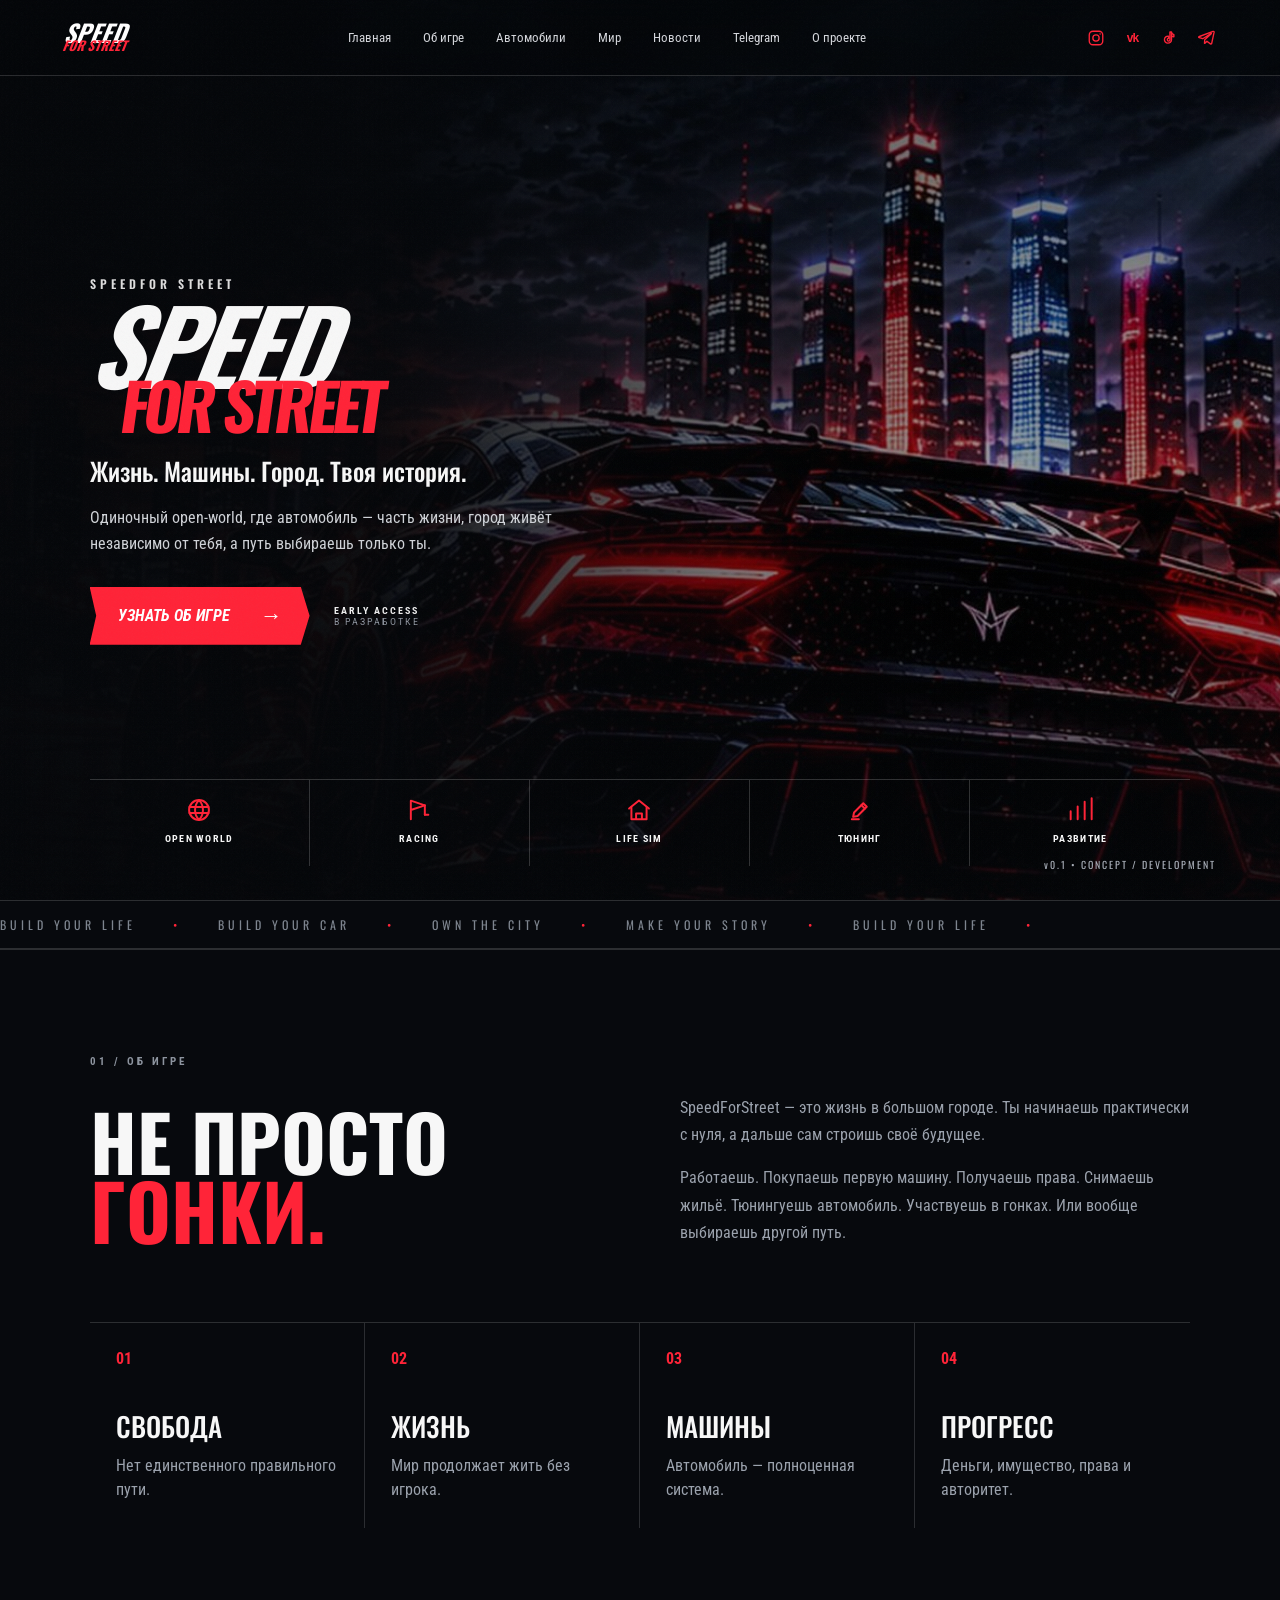
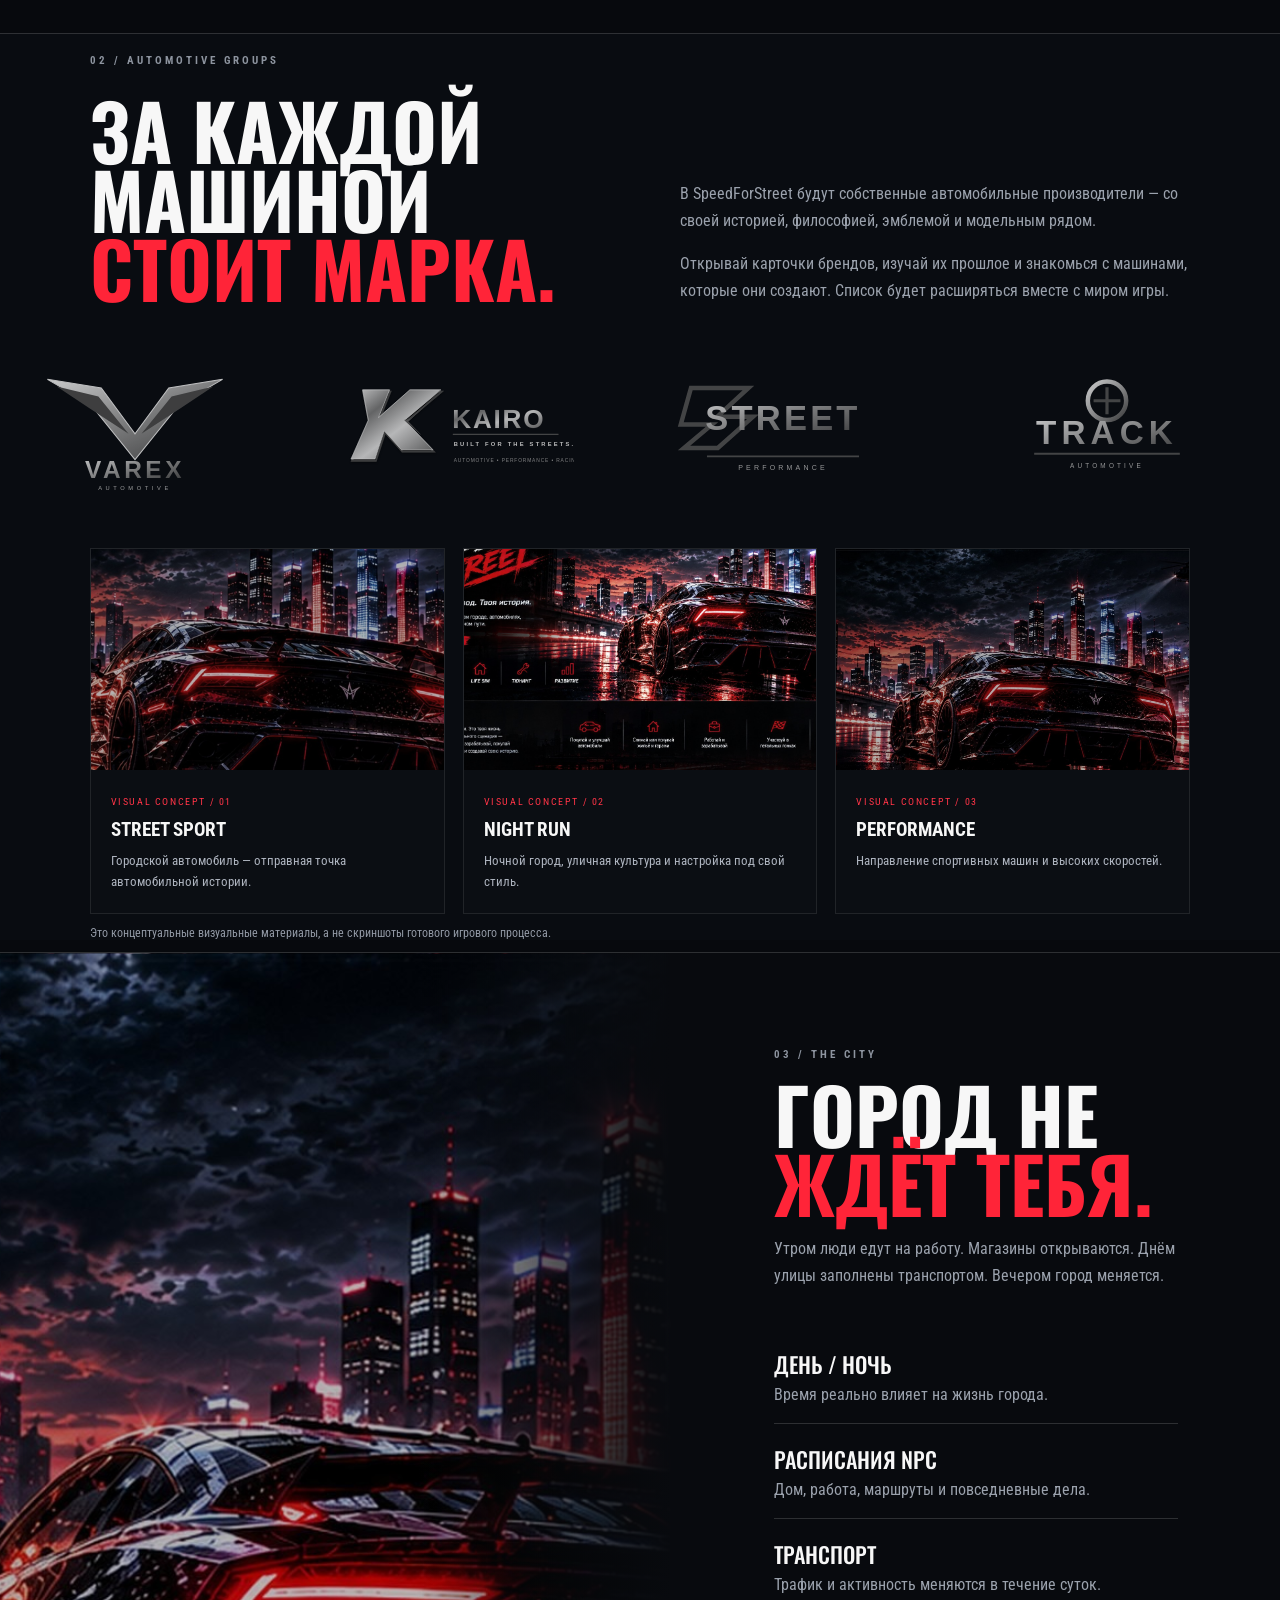
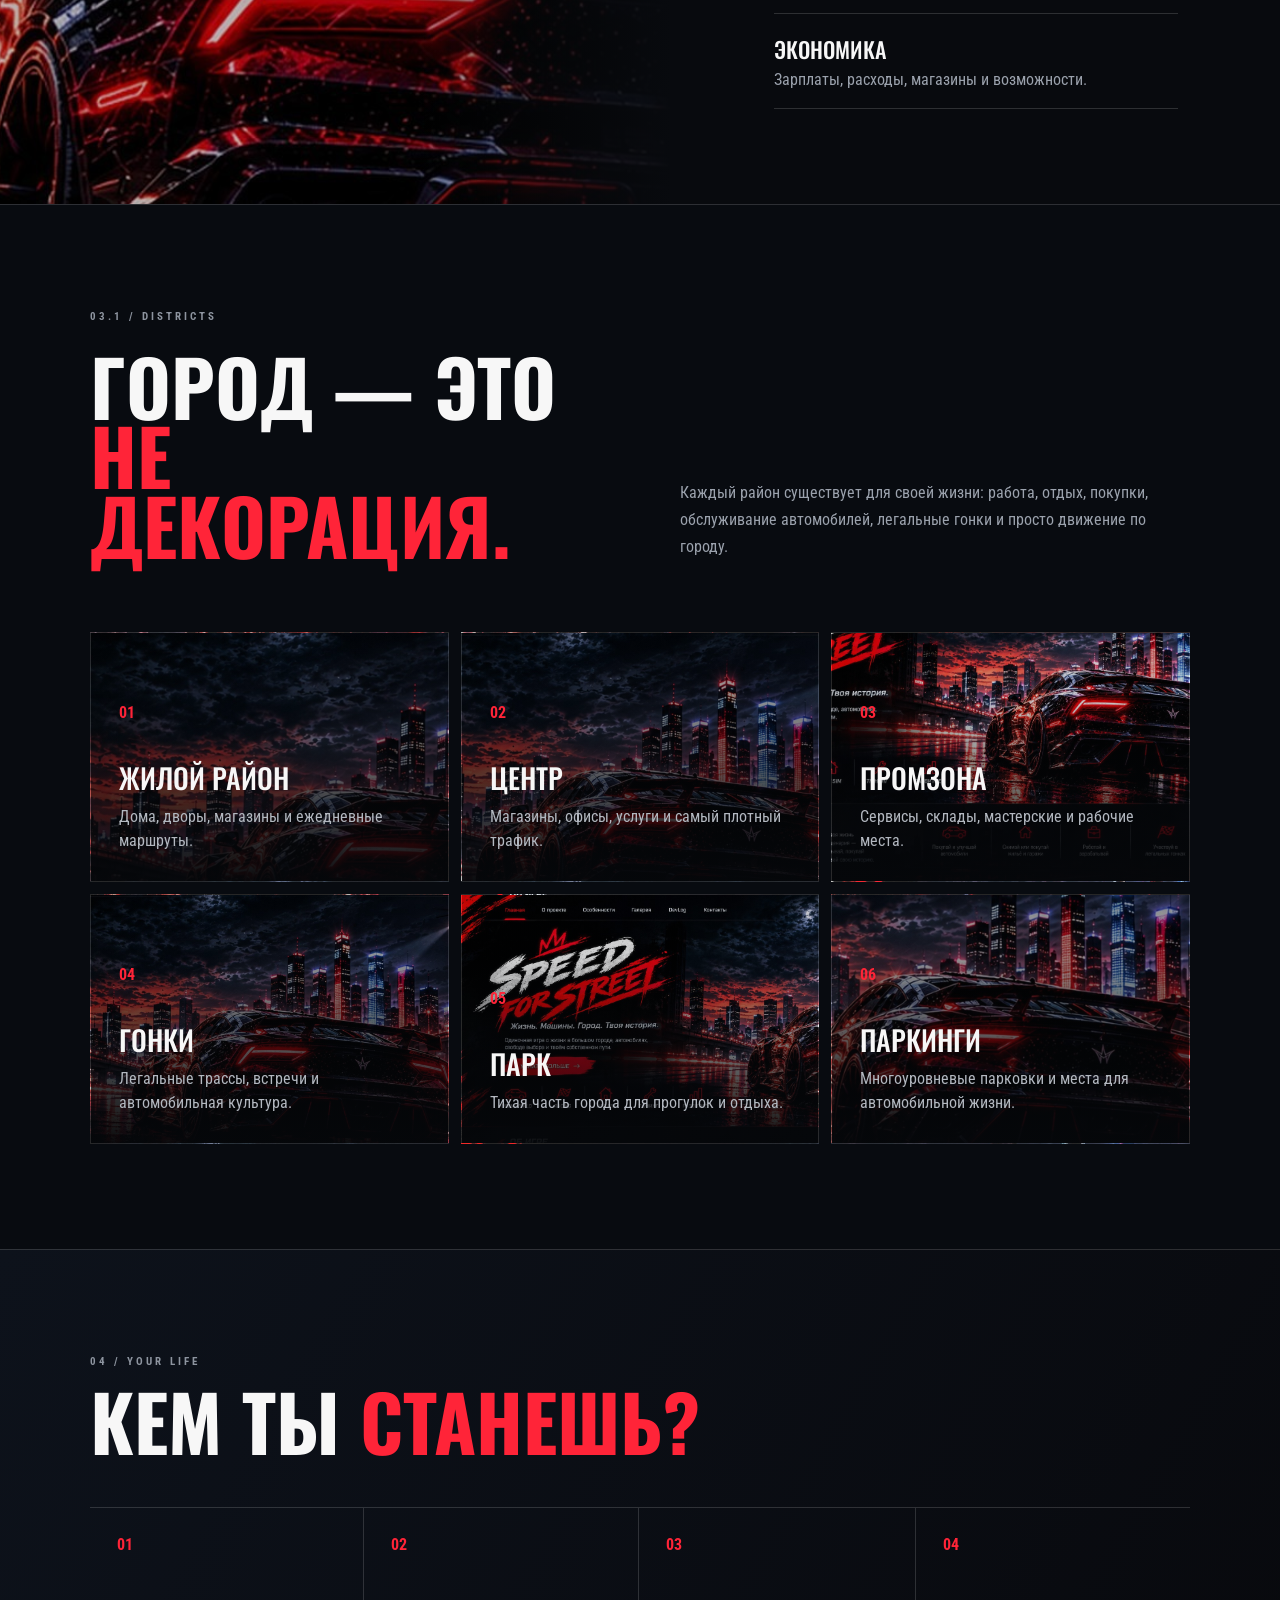
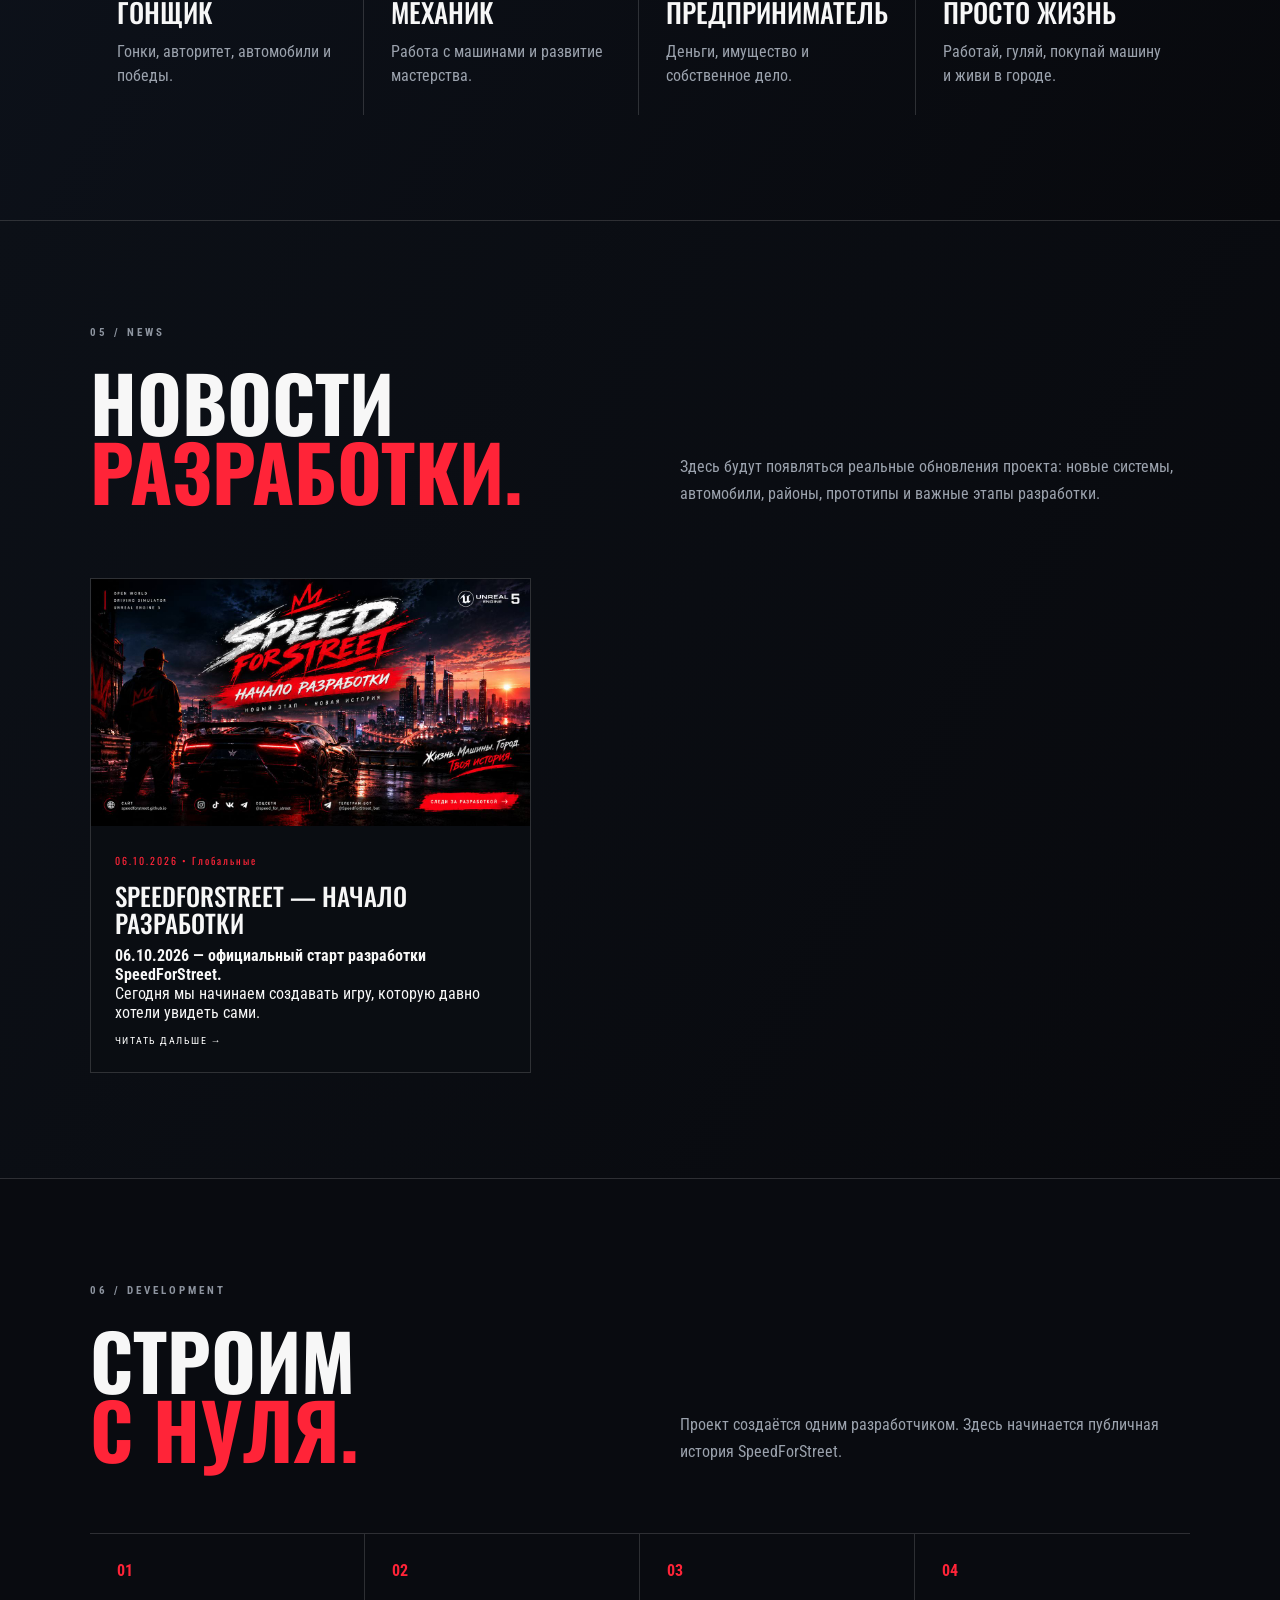
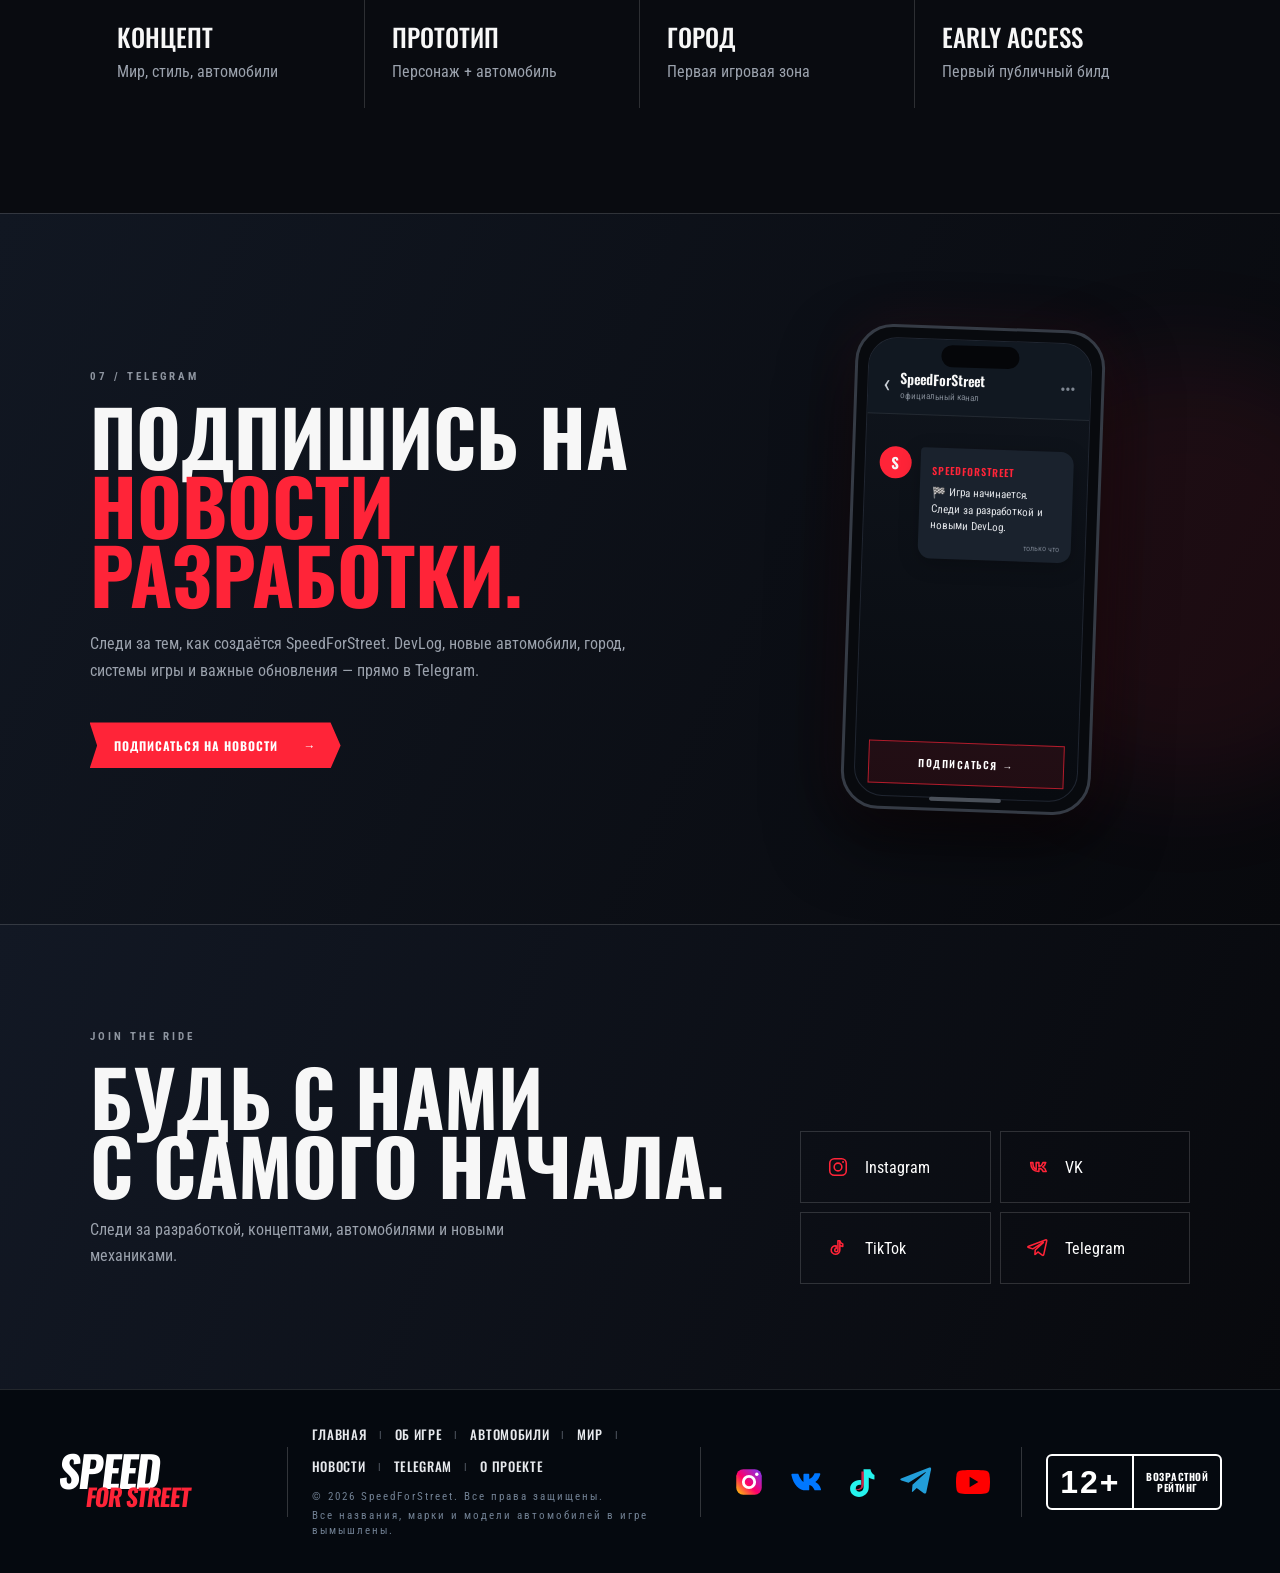
<file: index.html>
<!doctype html>
<html lang="ru">
<head>
<meta charset="utf-8">
<meta name="viewport" content="width=device-width,initial-scale=1">
<meta name="theme-color" content="#07090d">
<meta name="description" content="SpeedForStreet — жизнь. Машины. Город. Твоя история.">
<meta property="og:type" content="website">
<meta property="og:site_name" content="SpeedForStreet">
<meta property="og:title" content="SpeedForStreet — Жизнь. Машины. Город. Твоя история.">
<meta property="og:description" content="Одиночный open-world life sim об автомобилях, городе и свободе выбора. Проект в разработке.">
<meta property="og:url" content="https://speedforstreet.github.io/">
<meta property="og:image" content="https://speedforstreet.github.io/assets/hero-clean.jpg">
<meta property="og:image:alt" content="Концептуальный визуал SpeedForStreet">
<meta name="twitter:card" content="summary_large_image">
<meta name="twitter:title" content="SpeedForStreet — Official">
<meta name="twitter:description" content="Жизнь. Машины. Город. Твоя история. Проект в разработке.">
<meta name="twitter:image" content="https://speedforstreet.github.io/assets/hero-clean.jpg">
<title>SpeedForStreet — Official</title>
<link rel="icon" type="image/svg+xml" href="data:image/svg+xml,%3Csvg xmlns='http://www.w3.org/2000/svg' viewBox='0 0 64 64'%3E%3Crect width='64' height='64' rx='14' fill='%2305070a'/%3E%3Ccircle cx='32' cy='32' r='27' fill='none' stroke='%23ff2438' stroke-width='3'/%3E%3Cpath d='M18 25 L25 12 L32 20 L39 12 L46 25 L40 23 L32 29 L24 23 Z' fill='%23ff2438'/%3E%3Cpath d='M17 40 C22 32 27 30 35 32 C40 33 45 31 49 28 L46 42 C39 45 31 46 23 44 Z' fill='%23fff'/%3E%3Cpath d='M22 39 C27 35 32 35 38 37' fill='none' stroke='%2305070a' stroke-width='3'/%3E%3C/svg%3E">
<link rel="stylesheet" href="style.css">
</head>
<body>
<div id="siteLoader" class="site-loader" aria-label="Загрузка SpeedForStreet" aria-live="polite">
  <div class="loader-image" aria-hidden="true"></div>
  <div class="loader-overlay"></div>
  <div class="loader-content">
    <div class="loader-logo"><span>SPEED</span><b>FOR STREET</b></div>
    <div class="loader-line"><span></span></div>
    <div class="loader-percent" id="loaderPercent">0%</div><div class="loader-status" id="loaderStatus">ЗАГРУЗКА ГОРОДА<span class="loader-dots">...</span></div>
  </div>
</div>
<div class="noise" aria-hidden="true"></div>

<header class="site-header">
  <a class="logo" href="#top" aria-label="SpeedForStreet">
    <span>SPEED</span><b>FOR STREET</b>
  </a>
  <nav class="main-nav" aria-label="Основная навигация">
    <a class="active" href="#top">Главная</a>
    <a href="#game">Об игре</a>
    <a href="#cars">Автомобили</a>
    <a href="#world">Мир</a>
    <a href="#news">Новости</a>
    <a href="#telegram">Telegram</a>
    <a href="about.html">О проекте</a>
  </nav>
  <div class="socials" aria-label="Социальные сети">
    <a href="https://instagram.com/speed_for_street" target="_blank" rel="noopener" aria-label="Instagram" title="Instagram"><svg viewBox="0 0 24 24" aria-hidden="true"><rect x="3" y="3" width="18" height="18" rx="5"/><circle cx="12" cy="12" r="4.2"/><circle cx="17.5" cy="6.5" r="1" class="fill"/></svg></a>
    <a href="https://vk.com/speedforstreet" target="_blank" rel="noopener" aria-label="VK" title="VK"><span class="vk-icon">vk</span></a>
    <a href="https://tiktok.com/@speedforstreet" target="_blank" rel="noopener" aria-label="TikTok" title="TikTok"><svg viewBox="0 0 24 24" aria-hidden="true"><path d="M14 4v10.2a4.7 4.7 0 1 1-4-4.65v3.05a1.75 1.75 0 1 0 1.9 1.74V4H14c.3 1.8 1.4 3 3.2 3.55v2.75A7 7 0 0 1 14 9.2V4Z"/></svg></a>
    <a href="https://t.me/speedforstreet" target="_blank" rel="noopener" aria-label="Telegram" title="Telegram"><svg viewBox="0 0 24 24" aria-hidden="true"><path d="M21.5 4.2 18.3 19c-.25 1.05-.85 1.3-1.72.8l-4.72-3.48-2.28 2.2c-.25.25-.46.46-.94.46l.34-4.8 8.73-7.88c.38-.34-.08-.53-.59-.19L6.32 12.95 1.67 11.5c-1.01-.32-1.03-1.01.21-1.5L20.05 3.2c.85-.31 1.59.2 1.45 1Z"/></svg></a>
  </div>
  <button class="menu-btn" aria-label="Открыть меню">☰</button>
</header>

<div class="mobile-menu" aria-hidden="true">
  <a href="#top">Главная</a><a href="#game">Об игре</a><a href="#cars">Автомобили</a><a href="#world">Мир</a><a href="#news">Новости</a><a href="#telegram">Telegram</a><a href="about.html">О проекте</a>
</div>

<main id="top">
<section class="hero" id="home">
  <div class="hero-bg" aria-hidden="true"></div>
  <div class="hero-overlay"></div>
  <div class="hero-content">
    <div class="eyebrow">SPEEDFOR STREET</div>
    <h1><span>SPEED</span><em>FOR STREET</em></h1>
    <div class="tagline">Жизнь. Машины. Город. Твоя история.</div>
    <p class="lead">Одиночный open-world, где автомобиль — часть жизни, город живёт независимо от тебя, а путь выбираешь только ты.</p>
    <div class="hero-actions">
      <a class="btn-primary" href="#game">УЗНАТЬ ОБ ИГРЕ <span>→</span></a>
      <div class="status"><b>EARLY ACCESS</b><span>В РАЗРАБОТКЕ</span></div>
    </div>
    <div class="hero-feature-spacer" aria-hidden="true"></div>
  </div>
  <div class="hero-features" aria-label="Особенности игры">
    <div><i aria-hidden="true"><svg viewBox="0 0 24 24"><circle cx="12" cy="12" r="8.5"/><path d="M3.8 9.5h16.4M3.8 14.5h16.4M12 3.5c2.2 2.3 3.4 5.1 3.4 8.5s-1.2 6.2-3.4 8.5c-2.2-2.3-3.4-5.1-3.4-8.5S9.8 5.8 12 3.5Z"/></svg></i><b>OPEN WORLD</b></div>
    <div><i aria-hidden="true"><svg viewBox="0 0 24 24"><path d="M5 20V4l12 4-12 4"/><path d="M17 8v8"/><path d="M17 16h3"/></svg></i><b>RACING</b></div>
    <div><i aria-hidden="true"><svg viewBox="0 0 24 24"><path d="m3.5 10.8 8.5-7 8.5 7"/><path d="M5.5 9.8V20h13V9.8M9.5 20v-5h5v5"/></svg></i><b>LIFE SIM</b></div>
    <div><i aria-hidden="true"><svg viewBox="0 0 24 24"><path d="m14.8 6.2 3 3-7.9 7.9-3.8.8.8-3.8 7.9-7.9Z"/><path d="m13.2 7.8 3 3M5 20h6"/></svg></i><b>ТЮНИНГ</b></div>
    <div><i aria-hidden="true"><svg viewBox="0 0 24 24"><path d="M4 20V13M10 20V9M16 20V5M22 20V2"/></svg></i><b>РАЗВИТИЕ</b></div>
  </div>
  <div class="hero-corner">v0.1 • CONCEPT / DEVELOPMENT</div>
</section>

<div class="marquee"><div>BUILD YOUR LIFE <span>•</span> BUILD YOUR CAR <span>•</span> OWN THE CITY <span>•</span> MAKE YOUR STORY <span>•</span> BUILD YOUR LIFE <span>•</span></div></div>

<section class="section intro" id="game">
  <div class="section-label">01 / ОБ ИГРЕ</div>
  <div class="two-col title-row">
    <h2>НЕ ПРОСТО<br><em>ГОНКИ.</em></h2>
    <div class="copy"><p>SpeedForStreet — это жизнь в большом городе. Ты начинаешь практически с нуля, а дальше сам строишь своё будущее.</p><p>Работаешь. Покупаешь первую машину. Получаешь права. Снимаешь жильё. Тюнингуешь автомобиль. Участвуешь в гонках. Или вообще выбираешь другой путь.</p></div>
  </div>
  <div class="pillars">
    <article><span>01</span><h3>СВОБОДА</h3><p>Нет единственного правильного пути.</p></article>
    <article><span>02</span><h3>ЖИЗНЬ</h3><p>Мир продолжает жить без игрока.</p></article>
    <article><span>03</span><h3>МАШИНЫ</h3><p>Автомобиль — полноценная система.</p></article>
    <article><span>04</span><h3>ПРОГРЕСС</h3><p>Деньги, имущество, права и авторитет.</p></article>
  </div>
</section>

<section class="section cars" id="cars">
<div class="section-label">02 / AUTOMOTIVE GROUPS</div>
<div class="two-col title-row"><h2>ЗА КАЖДОЙ МАШИНОЙ<br><em>СТОИТ МАРКА.</em></h2><div class="copy"><p>В SpeedForStreet будут собственные автомобильные производители — со своей историей, философией, эмблемой и модельным рядом.</p><p>Открывай карточки брендов, изучай их прошлое и знакомься с машинами, которые они создают. Список будет расширяться вместе с миром игры.</p></div></div>
<div class="manufacturer-marquee" aria-label="Автопроизводители"><div class="car-grid gallery-grid manufacturer-grid" aria-live="polite"><button type="button" class="car-card manufacturer-card" data-manufacturer="varex" data-category="sports"><div class="manufacturer-card-brand"><img src="assets/varex-logo.svg" alt="Логотип VAREX"></div></button></div></div>

<div class="concept-gallery" aria-label="Концептуальные изображения автомобилей">
  <article class="concept-car">
    <img src="assets/car-clean.jpg" alt="Концептуальный спортивный автомобиль для SpeedForStreet" loading="lazy">
    <div><span>VISUAL CONCEPT / 01</span><h3>STREET SPORT</h3><p>Городской автомобиль — отправная точка автомобильной истории.</p></div>
  </article>
  <article class="concept-car">
    <img src="assets/street-01.jpg" alt="Концепт автомобиля на ночной городской улице" loading="lazy">
    <div><span>VISUAL CONCEPT / 02</span><h3>NIGHT RUN</h3><p>Ночной город, уличная культура и настройка под свой стиль.</p></div>
  </article>
  <article class="concept-car">
    <img src="assets/hero-clean.jpg" alt="Концептуальный высокопроизводительный автомобиль SpeedForStreet" loading="lazy">
    <div><span>VISUAL CONCEPT / 03</span><h3>PERFORMANCE</h3><p>Направление спортивных машин и высоких скоростей.</p></div>
  </article>
</div>
<p class="concept-disclaimer">Это концептуальные визуальные материалы, а не скриншоты готового игрового процесса.</p>
</section>

<section class="world" id="world">
  <div class="world-photo"></div>
  <div class="world-copy"><div class="section-label">03 / THE CITY</div><h2>ГОРОД НЕ<br><em>ЖДЁТ ТЕБЯ.</em></h2><p>Утром люди едут на работу. Магазины открываются. Днём улицы заполнены транспортом. Вечером город меняется.</p>
    <div class="world-list">
      <div><b>ДЕНЬ / НОЧЬ</b><span>Время реально влияет на жизнь города.</span></div>
      <div><b>РАСПИСАНИЯ NPC</b><span>Дом, работа, маршруты и повседневные дела.</span></div>
      <div><b>ТРАНСПОРТ</b><span>Трафик и активность меняются в течение суток.</span></div>
      <div><b>ЭКОНОМИКА</b><span>Зарплаты, расходы, магазины и возможности.</span></div>
    </div>
  </div>
</section>

<section class="section world-zones" id="world-zones">
  <div class="section-label">03.1 / DISTRICTS</div>
  <div class="two-col title-row"><h2>ГОРОД — ЭТО<br><em>НЕ ДЕКОРАЦИЯ.</em></h2><div class="copy"><p>Каждый район существует для своей жизни: работа, отдых, покупки, обслуживание автомобилей, легальные гонки и просто движение по городу.</p></div></div>
  <div class="district-grid">
    <article class="district d1"><span>01</span><h3>ЖИЛОЙ РАЙОН</h3><p>Дома, дворы, магазины и ежедневные маршруты.</p></article>
    <article class="district d2"><span>02</span><h3>ЦЕНТР</h3><p>Магазины, офисы, услуги и самый плотный трафик.</p></article>
    <article class="district d3"><span>03</span><h3>ПРОМЗОНА</h3><p>Сервисы, склады, мастерские и рабочие места.</p></article>
    <article class="district d4"><span>04</span><h3>ГОНКИ</h3><p>Легальные трассы, встречи и автомобильная культура.</p></article>
    <article class="district d5"><span>05</span><h3>ПАРК</h3><p>Тихая часть города для прогулок и отдыха.</p></article>
    <article class="district d6"><span>06</span><h3>ПАРКИНГИ</h3><p>Многоуровневые парковки и места для автомобильной жизни.</p></article>
  </div>
</section>

<section class="section routes">
  <div class="section-label">04 / YOUR LIFE</div><h2>КЕМ ТЫ <em>СТАНЕШЬ?</em></h2>
  <div class="route-grid">
    <article><span>01</span><h3>ГОНЩИК</h3><p>Гонки, авторитет, автомобили и победы.</p></article>
    <article><span>02</span><h3>МЕХАНИК</h3><p>Работа с машинами и развитие мастерства.</p></article>
    <article><span>03</span><h3>ПРЕДПРИНИМАТЕЛЬ</h3><p>Деньги, имущество и собственное дело.</p></article>
    <article><span>04</span><h3>ПРОСТО ЖИЗНЬ</h3><p>Работай, гуляй, покупай машину и живи в городе.</p></article>
  </div>
</section>

<section class="section news" id="news">
  <div class="section-label">05 / NEWS</div>
  <div class="two-col title-row"><h2>НОВОСТИ<br><em>РАЗРАБОТКИ.</em></h2><div class="copy"><p>Здесь будут появляться реальные обновления проекта: новые системы, автомобили, районы, прототипы и важные этапы разработки.</p></div></div>
  <div class="news-grid">
    <article class="news-card featured-news"><div class="news-image n1"></div><div class="news-body"><span>05.10.2026 • DEVLOG</span><h3>ПЕРЕХОДИМ ОТ КОНЦЕПТА К ПРОТОТИПУ</h3><p>Следующий большой этап — собрать базовый игровой цикл: персонаж, автомобиль, город и взаимодействие между ними.</p><a href="#devlog">ЧИТАТЬ ДАЛЬШЕ →</a></div></article>
    <article class="news-card"><div class="news-image n2"></div><div class="news-body"><span>DEVLOG • SYSTEMS</span><h3>ЖИВОЙ ГОРОД</h3><p>Планируем расписания NPC, работу магазинов, транспорт и календарную симуляцию.</p><a href="#world">СМОТРЕТЬ СИСТЕМУ →</a></div></article>
    <article class="news-card"><div class="news-image n3"></div><div class="news-body"><span>DEVLOG • CARS</span><h3>АВТОМОБИЛЬНАЯ СИСТЕМА</h3><p>Фокус — физика, обслуживание, повреждения, тюнинг и настоящее влияние деталей на поведение машины.</p><a href="#cars">СМОТРЕТЬ АВТОМОБИЛИ →</a></div></article>
  </div>
</section>

<section class="section devlog" id="devlog">
  <div class="section-label">06 / DEVELOPMENT</div>
  <div class="two-col title-row"><h2>СТРОИМ<br><em>С НУЛЯ.</em></h2><div class="copy"><p>Проект создаётся одним разработчиком. Здесь начинается публичная история SpeedForStreet.</p></div></div>
  <div class="timeline"><div><b>01</b><strong>КОНЦЕПТ</strong><span>Мир, стиль, автомобили</span></div><div><b>02</b><strong>ПРОТОТИП</strong><span>Персонаж + автомобиль</span></div><div><b>03</b><strong>ГОРОД</strong><span>Первая игровая зона</span></div><div><b>04</b><strong>EARLY ACCESS</strong><span>Первый публичный билд</span></div></div>
</section>


<section class="section telegram-join" id="telegram">
  <div class="telegram-join-inner">
    <div class="telegram-copy">
      <div class="section-label">07 / TELEGRAM</div>
      <h2>ПОДПИШИСЬ НА<br><em>НОВОСТИ РАЗРАБОТКИ.</em></h2>
      <p>Следи за тем, как создаётся SpeedForStreet. DevLog, новые автомобили, город, системы игры и важные обновления — прямо в Telegram.</p>
      <a class="telegram-left-cta telegram-phone-cta" href="https://t.me/speedforstreet" target="_blank" rel="noopener">ПОДПИСАТЬСЯ НА НОВОСТИ <span>→</span></a>
    </div>
    <div class="telegram-phone-wrap">
      <div class="telegram-phone">
        <div class="phone-speaker"></div>
        <div class="phone-screen">
          <div class="tg-top"><span>‹</span><div><b>SpeedForStreet</b><small>официальный канал</small></div><i>•••</i></div>
          <div class="tg-chat"><div class="tg-avatar">S</div><div class="tg-message"><b>SPEEDFORSTREET</b><p>🏁 Игра начинается.<br>Следи за разработкой и новыми DevLog.</p><small>только что</small></div></div>
          <a class="tg-button" href="https://t.me/SpeedForStreet_bot" target="_blank" rel="noopener">ПОДПИСАТЬСЯ →</a>
        </div>
        <div class="phone-home"></div>
      </div>
    </div>
  </div>
</section>

<section class="section contact" id="contacts">
  <div><div class="section-label">JOIN THE RIDE</div><h2>БУДЬ С НАМИ<br>С САМОГО НАЧАЛА.</h2><p>Следи за разработкой, концептами, автомобилями и новыми механиками.</p></div>
  <div class="big-socials">
    <a href="https://instagram.com/speed_for_street" target="_blank" rel="noopener" aria-label="Instagram"><b aria-hidden="true"><svg viewBox="0 0 24 24"><rect x="3" y="3" width="18" height="18" rx="5"/><circle cx="12" cy="12" r="4.2"/><circle cx="17.5" cy="6.5" r="1.1" class="fill"/></svg></b><span>Instagram</span></a>
    <a href="https://vk.com/speedforstreet" target="_blank" rel="noopener" aria-label="VK"><b aria-hidden="true"><svg viewBox="0 0 24 24"><path d="M4 7.2c.2 6.3 3.3 9.7 8.7 9.8h.3v-3.6c2.2.2 3.9 1.7 4.6 3.6H21c-.7-2.7-2.4-4.4-4-5.1 1.6-.9 3-2.7 3.4-4.7h-3.1c-.6 2.2-2.4 4.1-4.3 4.3V7.2H10v7.6c-2-.5-3.5-2.5-3.6-7.6H4Z"/></svg></b><span>VK</span></a>
    <a href="https://tiktok.com/@speedforstreet" target="_blank" rel="noopener" aria-label="TikTok"><b aria-hidden="true"><svg viewBox="0 0 24 24"><path d="M14 4v10.2a4.7 4.7 0 1 1-4-4.65v3.05a1.75 1.75 0 1 0 1.9 1.74V4H14c.3 1.8 1.4 3 3.2 3.55v2.75A7 7 0 0 1 14 9.2V4Z"/></svg></b><span>TikTok</span></a>
    <a href="https://t.me/speedforstreet" target="_blank" rel="noopener" aria-label="Telegram"><b aria-hidden="true"><svg viewBox="0 0 24 24"><path d="M21.5 4.2 18.3 19c-.25 1.05-.85 1.3-1.72.8l-4.72-3.48-2.28 2.2c-.25.25-.46.46-.94.46l.34-4.8 8.73-7.88c.38-.34-.08-.53-.59-.19L6.32 12.95 1.67 11.5c-1.01-.32-1.03-1.01.21-1.5L20.05 3.2c.85-.31 1.59.2 1.45 1Z"/></svg></b><span>Telegram</span></a>
  </div>
</section>
</main>

<div class="modal news-modal" id="newsModal" aria-hidden="true"><div class="modal-box news-modal-box"><button class="modal-close news-modal-close" aria-label="Закрыть">×</button><div class="modal-img news-modal-img" id="newsModalImg"></div><div class="modal-text news-modal-text"><div class="section-label" id="newsModalKicker"></div><h2 id="newsModalTitle"></h2><div class="news-modal-description" id="newsModalDesc"></div><div class="news-actions" aria-label="Реакции и поделиться"><button type="button" id="newsLike">👍 <span>0</span></button><button type="button" id="newsDislike">👎 <span>0</span></button><button type="button" id="newsShare">↗ ПОДЕЛИТЬСЯ</button></div></div></div></div>

<div class="modal manufacturer-modal" id="carModal" aria-hidden="true"><div class="modal-box manufacturer-modal-box"><button class="modal-close" aria-label="Закрыть">×</button><div class="modal-img" id="modalImg"></div><div class="modal-text"><div class="section-label" id="modalKicker"></div><h2 id="modalTitle"></h2><p id="modalDesc"></p><div class="modal-specs"><span>ОСНОВАНА <b id="modalFounded"></b></span><span>СПЕЦИАЛИЗАЦИЯ <b id="modalFocus"></b></span><span>ФИЛОСОФИЯ <b id="modalTune"></b></span></div><div id="manufacturerExtra" class="manufacturer-extra"></div></div></div></div>

<footer class="site-footer">
  <div class="footer-inner">
    <a class="footer-logo" href="index.html" aria-label="SpeedForStreet">
      <span>SPEED</span><b>FOR STREET</b>
    </a>
    <div class="footer-divider"></div>
    <div class="footer-info">
      <nav class="footer-nav" aria-label="Навигация в подвале">
        <a href="index.html#top">ГЛАВНАЯ</a><i>|</i>
        <a href="index.html#game">ОБ ИГРЕ</a><i>|</i>
        <a href="index.html#cars">АВТОМОБИЛИ</a><i>|</i>
        <a href="index.html#world">МИР</a><i>|</i>
        <a href="index.html#news">НОВОСТИ</a><i>|</i>
        <a href="index.html#telegram">TELEGRAM</a><i>|</i>
        <a href="about.html">О ПРОЕКТЕ</a>
      </nav>
      <div class="footer-legal">
        <span>© 2026 SpeedForStreet. Все права защищены.</span>
        <span>Все названия, марки и модели автомобилей в игре вымышлены.</span>
      </div>
    </div>
    <div class="footer-divider footer-social-divider"></div>
    <div class="footer-socials" aria-label="Социальные сети"><a href="https://instagram.com/speed_for_street" target="_blank" rel="noopener" aria-label="Instagram"><svg viewBox="0 0 24 24" aria-hidden="true"><defs><linearGradient id="igGrad" x1="0" y1="1" x2="1" y2="0"><stop offset="0" stop-color="#FFD600"/><stop offset=".45" stop-color="#FF0069"/><stop offset="1" stop-color="#7638FA"/></linearGradient></defs><rect x="3" y="3" width="18" height="18" rx="5" fill="url(#igGrad)"/><circle cx="12" cy="12" r="4" fill="none" stroke="#fff" stroke-width="2"/><circle cx="17.5" cy="6.5" r="1.2" fill="#fff"/></svg></a>
<a href="https://vk.com/speedforstreet" target="_blank" rel="noopener" aria-label="VK"><svg viewBox="0 0 24 24" aria-hidden="true"><path fill="#0077FF" d="M3.2 6.2h3.7c.2 0 .4.1.5.4.8 2.4 2.1 4.5 3.5 5.4V6.7c0-.3.2-.5.5-.5h3.1c.3 0 .5.2.5.5v3.1c1.5-.2 2.8-1.8 3.6-3.7.1-.2.3-.3.5-.3h3.2c.4 0 .6.4.5.7-.6 2.3-1.8 4.3-3.5 5.5 1.9.9 3.3 2.7 4 5.1.1.4-.2.8-.6.8h-3.6c-.2 0-.4-.1-.5-.4-.8-1.8-2-3.1-3.6-3.4v3.3c0 .3-.2.5-.5.5h-1.9c-4.7 0-8.7-3.7-10.2-10.9-.1-.4.2-.8.6-.8Z"/></svg></a>
<a href="https://tiktok.com/@speedforstreet" target="_blank" rel="noopener" aria-label="TikTok"><svg viewBox="0 0 24 24" aria-hidden="true"><path fill="#25F4EE" d="M15.6 3h3.1c.2 1.7 1.2 3.2 2.8 4v3.2c-1.5 0-2.9-.5-4-1.3v6.8c0 4-3.2 6.8-6.9 6.8-3.6 0-6.3-2.5-6.3-5.8 0-3.6 3.1-6.1 6.7-6.1.4 0 .8 0 1.2.1v3.4c-.4-.1-.7-.2-1.1-.2-1.5 0-2.8 1-2.8 2.5 0 1.3 1.1 2.4 2.6 2.4 1.8 0 2.9-1.2 2.9-3.1V3h1.8Z"/><path fill="#FE2C55" opacity=".8" d="M14 4.5v8.4c0 2.8-1.5 4.8-4.1 4.8-1.1 0-2-.4-2.7-1.1.7.3 1.4.5 2.2.5 1.8 0 2.9-1.2 2.9-3.1V4.5H14Z"/></svg></a>
<a href="https://t.me/speedforstreet" target="_blank" rel="noopener" aria-label="Telegram"><svg viewBox="0 0 24 24" aria-hidden="true"><path fill="#229ED9" d="M21.7 4.2 18.6 19c-.2 1.1-.9 1.4-1.8.9l-5-3.7-2.4 2.3c-.3.3-.5.5-1 .5l.4-5.1 9.3-8.4c.4-.4-.1-.6-.6-.2L6 12.5 1 10.9c-1.1-.3-1.1-1.1.2-1.6L20.7 1.8c.9-.3 1.7.2 1 2.4Z"/></svg></a>
<a href="https://youtube.com/@speedforstreet" target="_blank" rel="noopener" aria-label="YouTube"><svg viewBox="0 0 24 24" aria-hidden="true"><path fill="#FF0000" d="M23.5 6.2a3 3 0 0 0-2.1-2.1C19.5 3.5 12 3.5 12 3.5s-7.5 0-9.4.6A3 3 0 0 0 .5 6.2 31 31 0 0 0 0 12a31 31 0 0 0 .5 5.8 3 3 0 0 0 2.1 2.1c1.9.6 9.4.6 9.4.6s7.5 0 9.4-.6a3 3 0 0 0 2.1-2.1A31 31 0 0 0 24 12a31 31 0 0 0-.5-5.8ZM9.6 15.7V8.3l6.2 3.7-6.2 3.7Z"/></svg></a></div>
    <div class="footer-divider footer-rating-divider"></div>
    <div class="footer-rating" aria-label="Возрастной рейтинг 12+">
      <strong>12+</strong>
      <span>ВОЗРАСТНОЙ<br>РЕЙТИНГ</span>
    </div>
  </div>
</footer>
<script src="script.js?v=20261006"></script>

</body>
</html>
</file>
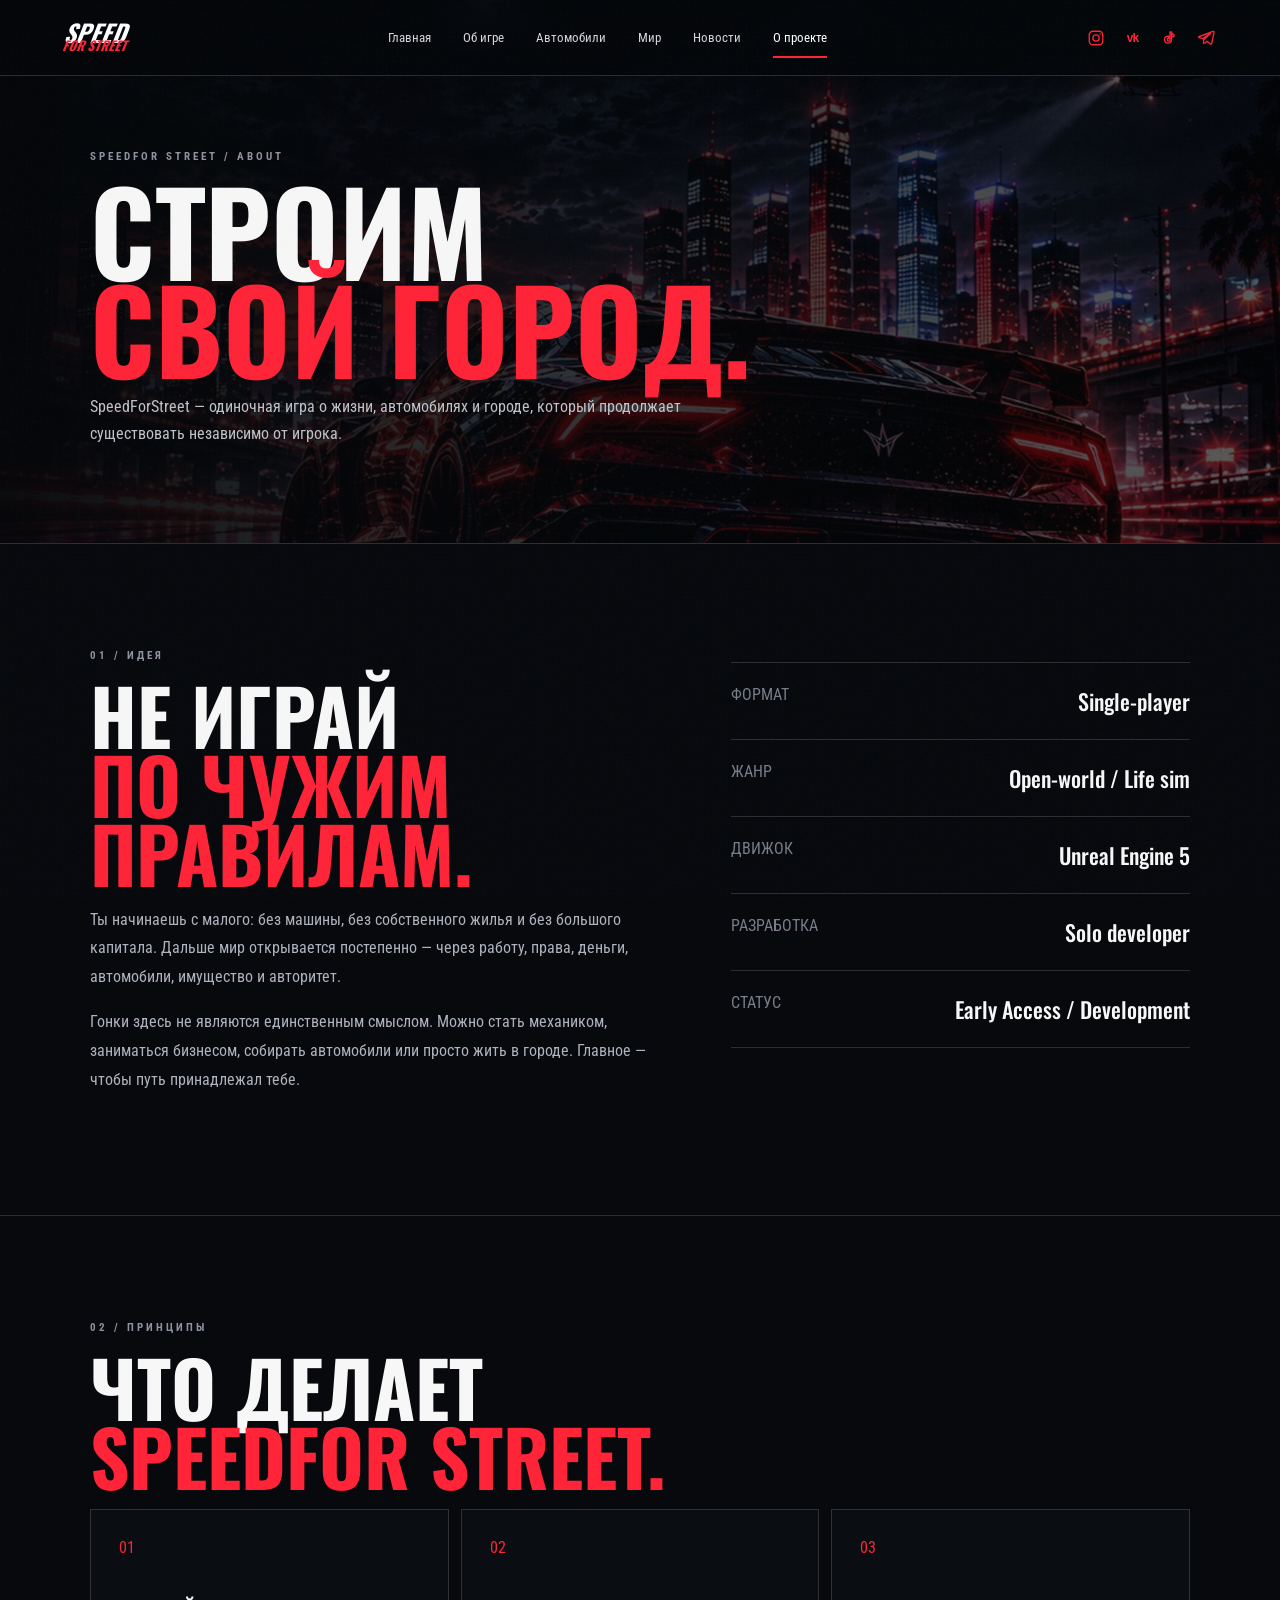
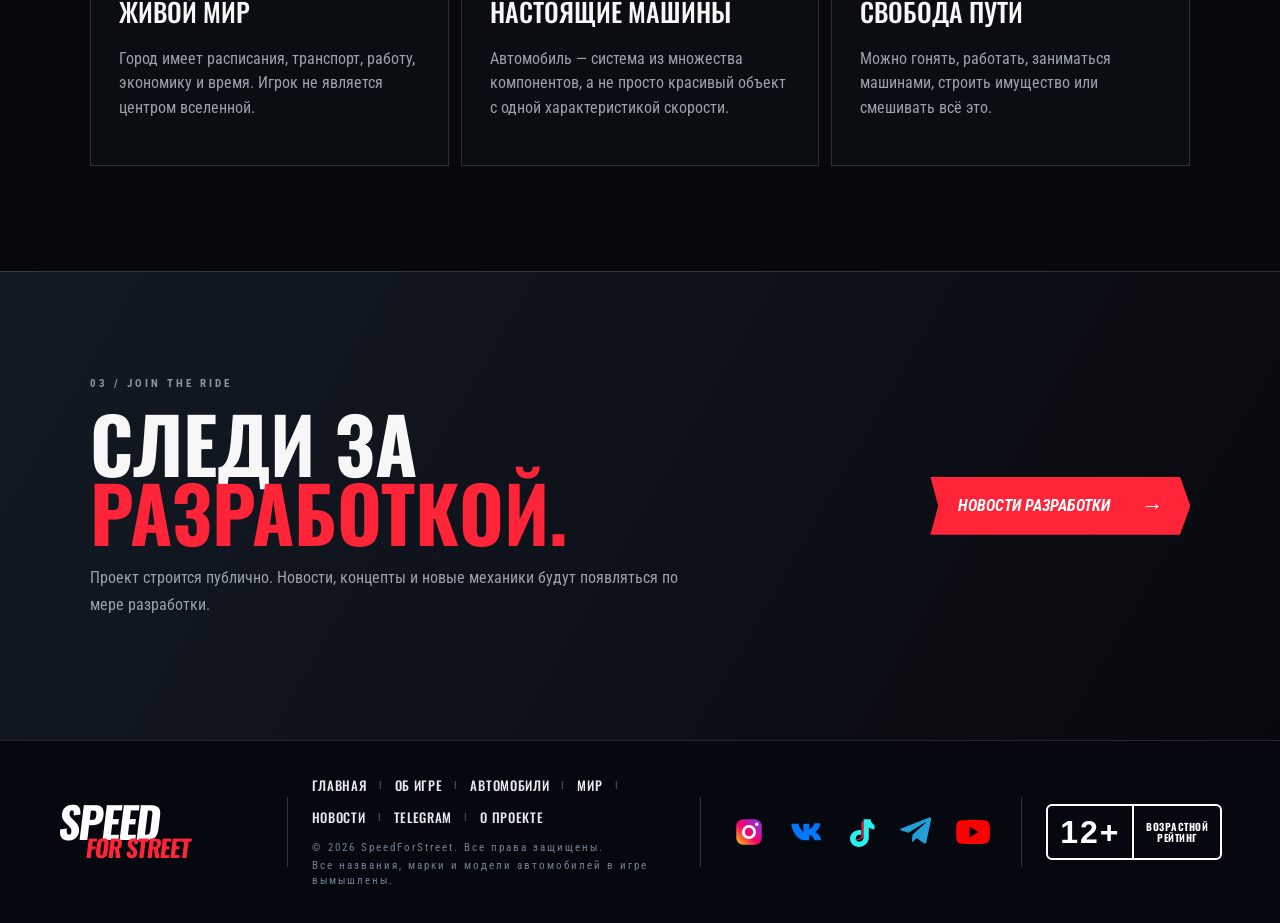
<file: about.html>
<!doctype html>
<html lang="ru"><head><meta charset="utf-8"><meta name="viewport" content="width=device-width,initial-scale=1"><meta name="theme-color" content="#07090d"><meta name="description" content="SpeedForStreet — о проекте.">
<meta property="og:type" content="website">
<meta property="og:site_name" content="SpeedForStreet">
<meta property="og:title" content="SpeedForStreet — О проекте">
<meta property="og:description" content="История, идея и разработка одиночного open-world симулятора SpeedForStreet.">
<meta property="og:url" content="https://speedforstreet.github.io/about.html">
<meta property="og:image" content="https://speedforstreet.github.io/assets/hero-clean.jpg">
<meta property="og:image:alt" content="Концептуальный визуал SpeedForStreet">
<meta name="twitter:card" content="summary_large_image"><title>SpeedForStreet — О проекте</title>
<link rel="icon" type="image/svg+xml" href="data:image/svg+xml,%3Csvg xmlns='http://www.w3.org/2000/svg' viewBox='0 0 64 64'%3E%3Crect width='64' height='64' rx='14' fill='%2305070a'/%3E%3Ccircle cx='32' cy='32' r='27' fill='none' stroke='%23ff2438' stroke-width='3'/%3E%3Cpath d='M18 25 L25 12 L32 20 L39 12 L46 25 L40 23 L32 29 L24 23 Z' fill='%23ff2438'/%3E%3Cpath d='M17 40 C22 32 27 30 35 32 C40 33 45 31 49 28 L46 42 C39 45 31 46 23 44 Z' fill='%23fff'/%3E%3Cpath d='M22 39 C27 35 32 35 38 37' fill='none' stroke='%2305070a' stroke-width='3'/%3E%3C/svg%3E"><link rel="stylesheet" href="style.css"></head><body>
<div class="noise" aria-hidden="true"></div>
<header class="site-header">
  <a class="logo" href="index.html#top" aria-label="SpeedForStreet"><span>SPEED</span><b>FOR STREET</b></a>
  <nav class="main-nav" aria-label="Основная навигация"><a href="index.html#top">Главная</a><a href="index.html#game">Об игре</a><a href="index.html#cars">Автомобили</a><a href="index.html#world">Мир</a><a href="index.html#news">Новости</a><a class="active" href="about.html">О проекте</a></nav>
  <div class="socials"><a href="https://instagram.com/speed_for_street" target="_blank" rel="noopener" aria-label="Instagram"><svg viewBox="0 0 24 24"><rect x="3" y="3" width="18" height="18" rx="5"/><circle cx="12" cy="12" r="4.2"/><circle cx="17.5" cy="6.5" r="1" class="fill"/></svg></a><a href="https://vk.com/speedforstreet" target="_blank" rel="noopener" aria-label="VK"><span class="vk-icon">vk</span></a><a href="https://tiktok.com/@speedforstreet" target="_blank" rel="noopener" aria-label="TikTok"><svg viewBox="0 0 24 24"><path d="M14 4v10.2a4.7 4.7 0 1 1-4-4.65v3.05a1.75 1.75 0 1 0 1.9 1.74V4H14c.3 1.8 1.4 3 3.2 3.55v2.75A7 7 0 0 1 14 9.2V4Z"/></svg></a><a href="https://t.me/speedforstreet" target="_blank" rel="noopener" aria-label="Telegram"><svg viewBox="0 0 24 24"><path d="M21.5 4.2 18.3 19c-.25 1.05-.85 1.3-1.72.8l-4.72-3.48-2.28 2.2-2.28.46.34-4.8 8.73-7.88c.38-.34-.08-.53-.59-.19L6.32 12.95 1.67 11.5c-1.01-.32-1.03-1.01.21-1.5L20.05 3.2c.85-.31 1.59.2 1.45 1Z"/></svg></a></div>
  <button class="menu-btn" aria-label="Открыть меню">☰</button>
</header>
<div class="mobile-menu" aria-hidden="true"><a href="index.html#top">Главная</a><a href="index.html#game">Об игре</a><a href="index.html#cars">Автомобили</a><a href="index.html#world">Мир</a><a href="index.html#news">Новости</a><a href="about.html">О проекте</a></div>
<main>
<section class="about-hero"><div><div class="section-label">SPEEDFOR STREET / ABOUT</div><h1>СТРОИМ<br><em>СВОЙ ГОРОД.</em></h1><p>SpeedForStreet — одиночная игра о жизни, автомобилях и городе, который продолжает существовать независимо от игрока.</p></div></section>
<section class="section"><div class="section-label">01 / ИДЕЯ</div><div class="about-grid"><div class="about-copy"><h2>НЕ ИГРАЙ<br><em>ПО ЧУЖИМ ПРАВИЛАМ.</em></h2><p>Ты начинаешь с малого: без машины, без собственного жилья и без большого капитала. Дальше мир открывается постепенно — через работу, права, деньги, автомобили, имущество и авторитет.</p><p>Гонки здесь не являются единственным смыслом. Можно стать механиком, заниматься бизнесом, собирать автомобили или просто жить в городе. Главное — чтобы путь принадлежал тебе.</p></div><div class="about-facts"><div class="about-fact"><span>ФОРМАТ</span><b>Single-player</b></div><div class="about-fact"><span>ЖАНР</span><b>Open-world / Life sim</b></div><div class="about-fact"><span>ДВИЖОК</span><b>Unreal Engine 5</b></div><div class="about-fact"><span>РАЗРАБОТКА</span><b>Solo developer</b></div><div class="about-fact"><span>СТАТУС</span><b>Early Access / Development</b></div></div></div></section>
<section class="section"><div class="section-label">02 / ПРИНЦИПЫ</div><h2>ЧТО ДЕЛАЕТ<br><em>SPEEDFOR STREET.</em></h2><div class="about-values"><article class="about-value"><span>01</span><h3>ЖИВОЙ МИР</h3><p>Город имеет расписания, транспорт, работу, экономику и время. Игрок не является центром вселенной.</p></article><article class="about-value"><span>02</span><h3>НАСТОЯЩИЕ МАШИНЫ</h3><p>Автомобиль — система из множества компонентов, а не просто красивый объект с одной характеристикой скорости.</p></article><article class="about-value"><span>03</span><h3>СВОБОДА ПУТИ</h3><p>Можно гонять, работать, заниматься машинами, строить имущество или смешивать всё это.</p></article></div></section>
<section class="section about-cta"><div><div class="section-label">03 / JOIN THE RIDE</div><h2>СЛЕДИ ЗА<br><em>РАЗРАБОТКОЙ.</em></h2><p class="copy">Проект строится публично. Новости, концепты и новые механики будут появляться по мере разработки.</p></div><a class="btn-primary" href="index.html#news">НОВОСТИ РАЗРАБОТКИ <span>→</span></a></section>
</main><footer class="site-footer">
  <div class="footer-inner">
    <a class="footer-logo" href="index.html" aria-label="SpeedForStreet">
      <span>SPEED</span><b>FOR STREET</b>
    </a>
    <div class="footer-divider"></div>
    <div class="footer-info">
      <nav class="footer-nav" aria-label="Навигация в подвале">
        <a href="index.html#top">ГЛАВНАЯ</a><i>|</i>
        <a href="index.html#game">ОБ ИГРЕ</a><i>|</i>
        <a href="index.html#cars">АВТОМОБИЛИ</a><i>|</i>
        <a href="index.html#world">МИР</a><i>|</i>
        <a href="index.html#news">НОВОСТИ</a><i>|</i>
        <a href="index.html#telegram">TELEGRAM</a><i>|</i>
        <a href="about.html">О ПРОЕКТЕ</a>
      </nav>
      <div class="footer-legal">
        <span>© 2026 SpeedForStreet. Все права защищены.</span>
        <span>Все названия, марки и модели автомобилей в игре вымышлены.</span>
      </div>
    </div>
    <div class="footer-divider footer-social-divider"></div>
    <div class="footer-socials" aria-label="Социальные сети"><a href="https://instagram.com/speed_for_street" target="_blank" rel="noopener" aria-label="Instagram"><svg viewBox="0 0 24 24" aria-hidden="true"><defs><linearGradient id="igGrad" x1="0" y1="1" x2="1" y2="0"><stop offset="0" stop-color="#FFD600"/><stop offset=".45" stop-color="#FF0069"/><stop offset="1" stop-color="#7638FA"/></linearGradient></defs><rect x="3" y="3" width="18" height="18" rx="5" fill="url(#igGrad)"/><circle cx="12" cy="12" r="4" fill="none" stroke="#fff" stroke-width="2"/><circle cx="17.5" cy="6.5" r="1.2" fill="#fff"/></svg></a>
<a href="https://vk.com/speedforstreet" target="_blank" rel="noopener" aria-label="VK"><svg viewBox="0 0 24 24" aria-hidden="true"><path fill="#0077FF" d="M3.2 6.2h3.7c.2 0 .4.1.5.4.8 2.4 2.1 4.5 3.5 5.4V6.7c0-.3.2-.5.5-.5h3.1c.3 0 .5.2.5.5v3.1c1.5-.2 2.8-1.8 3.6-3.7.1-.2.3-.3.5-.3h3.2c.4 0 .6.4.5.7-.6 2.3-1.8 4.3-3.5 5.5 1.9.9 3.3 2.7 4 5.1.1.4-.2.8-.6.8h-3.6c-.2 0-.4-.1-.5-.4-.8-1.8-2-3.1-3.6-3.4v3.3c0 .3-.2.5-.5.5h-1.9c-4.7 0-8.7-3.7-10.2-10.9-.1-.4.2-.8.6-.8Z"/></svg></a>
<a href="https://tiktok.com/@speedforstreet" target="_blank" rel="noopener" aria-label="TikTok"><svg viewBox="0 0 24 24" aria-hidden="true"><path fill="#25F4EE" d="M15.6 3h3.1c.2 1.7 1.2 3.2 2.8 4v3.2c-1.5 0-2.9-.5-4-1.3v6.8c0 4-3.2 6.8-6.9 6.8-3.6 0-6.3-2.5-6.3-5.8 0-3.6 3.1-6.1 6.7-6.1.4 0 .8 0 1.2.1v3.4c-.4-.1-.7-.2-1.1-.2-1.5 0-2.8 1-2.8 2.5 0 1.3 1.1 2.4 2.6 2.4 1.8 0 2.9-1.2 2.9-3.1V3h1.8Z"/><path fill="#FE2C55" opacity=".8" d="M14 4.5v8.4c0 2.8-1.5 4.8-4.1 4.8-1.1 0-2-.4-2.7-1.1.7.3 1.4.5 2.2.5 1.8 0 2.9-1.2 2.9-3.1V4.5H14Z"/></svg></a>
<a href="https://t.me/speedforstreet" target="_blank" rel="noopener" aria-label="Telegram"><svg viewBox="0 0 24 24" aria-hidden="true"><path fill="#229ED9" d="M21.7 4.2 18.6 19c-.2 1.1-.9 1.4-1.8.9l-5-3.7-2.4 2.3c-.3.3-.5.5-1 .5l.4-5.1 9.3-8.4c.4-.4-.1-.6-.6-.2L6 12.5 1 10.9c-1.1-.3-1.1-1.1.2-1.6L20.7 1.8c.9-.3 1.7.2 1 2.4Z"/></svg></a>
<a href="https://youtube.com/@speedforstreet" target="_blank" rel="noopener" aria-label="YouTube"><svg viewBox="0 0 24 24" aria-hidden="true"><path fill="#FF0000" d="M23.5 6.2a3 3 0 0 0-2.1-2.1C19.5 3.5 12 3.5 12 3.5s-7.5 0-9.4.6A3 3 0 0 0 .5 6.2 31 31 0 0 0 0 12a31 31 0 0 0 .5 5.8 3 3 0 0 0 2.1 2.1c1.9.6 9.4.6 9.4.6s7.5 0 9.4-.6a3 3 0 0 0 2.1-2.1A31 31 0 0 0 24 12a31 31 0 0 0-.5-5.8ZM9.6 15.7V8.3l6.2 3.7-6.2 3.7Z"/></svg></a></div>
    <div class="footer-divider footer-rating-divider"></div>
    <div class="footer-rating" aria-label="Возрастной рейтинг 12+">
      <strong>12+</strong>
      <span>ВОЗРАСТНОЙ<br>РЕЙТИНГ</span>
    </div>
  </div>
</footer><script src="script.js"></script></body></html>
</file>
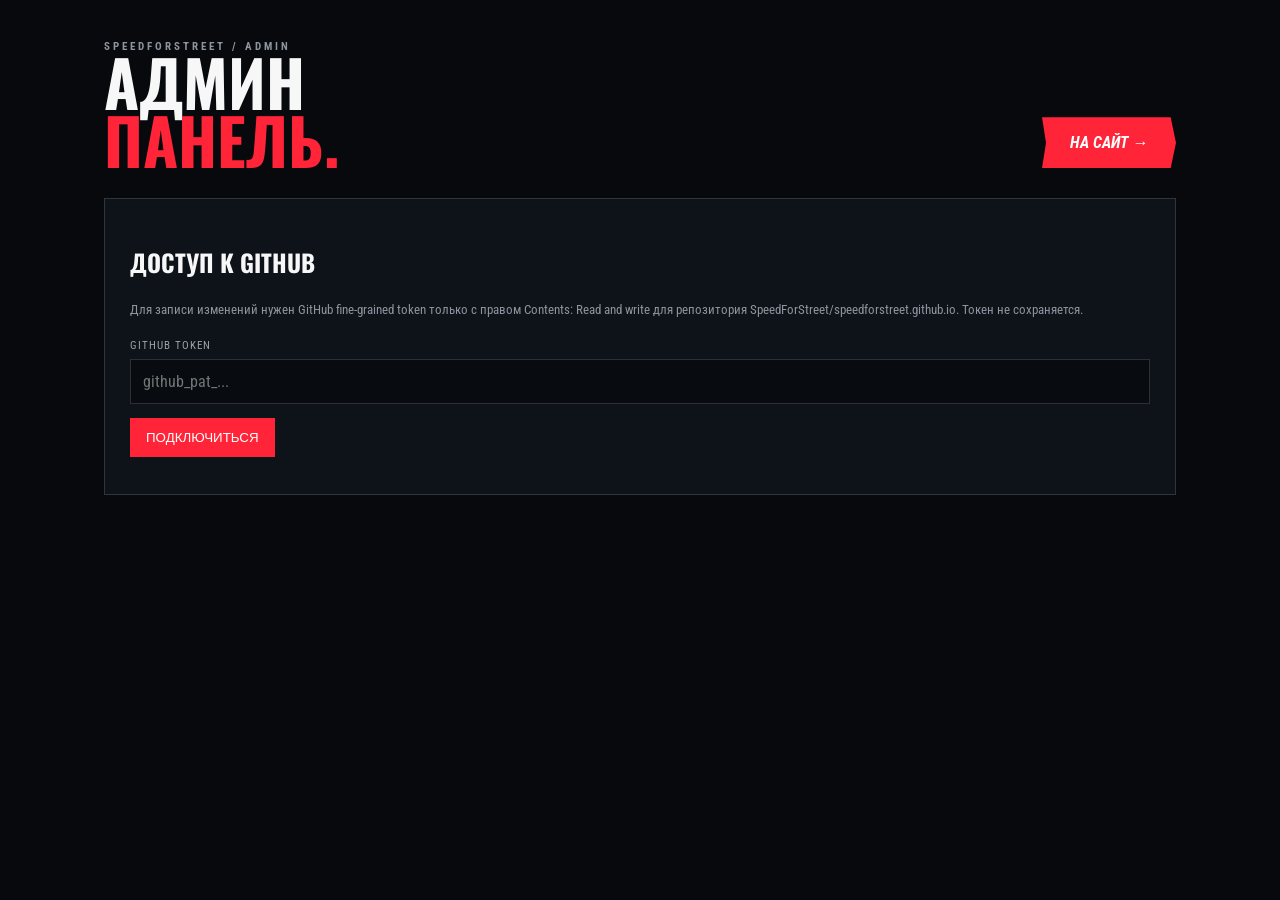
<file: admin.html>
<!doctype html>
<html lang="ru"><head><meta charset="utf-8"><meta name="viewport" content="width=device-width,initial-scale=1"><title>SpeedForStreet — Admin</title><link rel="stylesheet" href="style.css"><style>
body{background:#07090d}.admin{max-width:1200px;margin:auto;padding:40px 5vw}.admin-head{display:flex;justify-content:space-between;gap:20px;align-items:end;margin-bottom:30px}.admin h1{font:700 64px/0.9 Oswald;margin:0}.admin h1 em{color:#ff2438;font-style:normal}.admin-panel{background:#0e1219;border:1px solid rgba(255,255,255,.15);padding:25px;margin-bottom:20px}.admin-tabs{display:flex;gap:8px;flex-wrap:wrap;margin-bottom:20px}.admin-tabs button,.admin button{border:1px solid rgba(255,255,255,.18);background:#121721;color:#fff;padding:11px 15px;cursor:pointer}.admin-tabs button.active,.admin .primary{background:#ff2438;border-color:#ff2438}.admin input,.admin textarea,.admin select{width:100%;background:#080b10;color:#fff;border:1px solid rgba(255,255,255,.15);padding:12px;margin-top:6px;font:inherit}.admin textarea{min-height:120px;resize:vertical}.form-grid{display:grid;grid-template-columns:1fr 1fr;gap:15px}.field{margin-bottom:14px}.field label{font-size:11px;letter-spacing:1px;color:#9ba2ad}.items{display:grid;gap:10px}.item{display:flex;justify-content:space-between;gap:15px;align-items:center;padding:15px;border:1px solid rgba(255,255,255,.12);background:#0a0d12}.item small{color:#ff2438}.item h3{margin:4px 0}.item-actions{display:flex;gap:8px}.status{margin-top:12px;color:#9ba2ad}.danger{color:#fff;background:#321015!important;border-color:#ff2438!important}.top-actions{display:flex;gap:8px;flex-wrap:wrap}.hint{color:#8d949f;line-height:1.6;font-size:13px}.hidden{display:none!important}.publish-box{display:flex;gap:18px;flex-wrap:wrap;padding:14px;background:#080b10;border:1px solid rgba(255,255,255,.12);margin:8px 0 15px}.publish-option{display:flex;align-items:center;gap:9px;color:#fff;font-size:13px}.publish-option input{width:18px;height:18px;margin:0;accent-color:#ff2438}@media(max-width:700px){.admin{padding:25px 5vw}.admin h1{font-size:44px}.form-grid{grid-template-columns:1fr}.admin-head{display:block}.item{display:block}.item-actions{margin-top:12px}}
.rich-toolbar{display:flex;gap:6px;flex-wrap:wrap;padding:8px;background:#080b10;border:1px solid rgba(255,255,255,.15);border-bottom:0}.rich-toolbar button{padding:8px 11px;font-size:12px}.rich-content{min-height:180px;padding:14px;background:#080b10;color:#fff;border:1px solid rgba(255,255,255,.15);line-height:1.65;outline:none}.rich-content:empty:before{content:attr(data-placeholder);color:#68707c}.rich-content h3{font-family:Oswald;margin:12px 0 8px}.rich-content blockquote{border-left:3px solid #ff2438;padding-left:12px;color:#bbb}.rich-content a{color:#ff2438}</style></head>
<body><main class="admin"><div class="admin-head"><div><div class="section-label">SPEEDFORSTREET / ADMIN</div><h1>АДМИН<br><em>ПАНЕЛЬ.</em></h1></div><a class="btn-primary" href="index.html">НА САЙТ →</a></div>
<section class="admin-panel" id="auth"><h2 style="font-family:Oswald">ДОСТУП К GITHUB</h2><p class="hint">Для записи изменений нужен GitHub fine-grained token только с правом Contents: Read and write для репозитория SpeedForStreet/speedforstreet.github.io. Токен не сохраняется.</p><div class="field"><label>GITHUB TOKEN</label><input id="token" type="password" autocomplete="off" placeholder="github_pat_..."></div><button class="primary" id="connect">ПОДКЛЮЧИТЬСЯ</button><div class="status" id="authStatus"></div></section>
<section class="admin-panel hidden" id="workspace"><div class="top-actions"><button class="active" data-tab="cars">АВТОМОБИЛИ</button><button data-tab="news">НОВОСТИ</button><button id="reload">ОБНОВИТЬ</button></div>
<div id="carsTab"><div class="admin-head"><h2 style="font-family:Oswald">АВТОМОБИЛИ</h2><button class="primary" id="newCar">+ ДОБАВИТЬ АВТО</button></div><div class="items" id="carList"></div><div id="carEditor" class="admin-panel hidden"></div></div>
<div id="newsTab" class="hidden"><div class="admin-head"><h2 style="font-family:Oswald">НОВОСТИ</h2><button class="primary" id="newNews">+ ДОБАВИТЬ НОВОСТЬ</button></div><div class="items" id="newsList"></div><div id="newsEditor" class="admin-panel hidden"></div></div>
<div class="status" id="saveStatus"></div></section></main><script src="admin-v4.js"></script></body></html>
</file>
<file: style.css>
@import url('https://fonts.googleapis.com/css2?family=Oswald:wght@400;500;600;700&family=Roboto+Condensed:wght@400;500;700&display=swap');
:root{--red:#ff2438;--bg:#07090d;--panel:#0e1219;--text:#f7f7f7;--muted:#9ba2ad;--line:rgba(255,255,255,.15)}
*{box-sizing:border-box}html{scroll-behavior:smooth}body{margin:0;background:var(--bg);color:var(--text);font-family:'Roboto Condensed',Arial,sans-serif;overflow-x:hidden}.noise{position:fixed;inset:0;pointer-events:none;z-index:100;opacity:.035;background-image:url("data:image/svg+xml,%3Csvg xmlns='http://www.w3.org/2000/svg' width='180' height='180'%3E%3Cfilter id='n'%3E%3CfeTurbulence baseFrequency='.8' numOctaves='3' stitchTiles='stitch'/%3E%3C/filter%3E%3Crect width='100%25' height='100%25' filter='url(%23n)'/%3E%3C/svg%3E")}
.site-header{height:76px;position:fixed;inset:0 0 auto;z-index:90;display:flex;align-items:center;justify-content:space-between;padding:0 5vw;border-bottom:1px solid var(--line);background:rgba(5,7,10,.72);backdrop-filter:blur(14px)}.logo{text-decoration:none;color:#fff;display:flex;flex-direction:column;font:700 italic 24px/.76 Oswald;transform:skew(-8deg)}.logo b{font-size:13px;color:var(--red)}.main-nav{display:flex;gap:32px;align-items:center}.main-nav a{position:relative;color:#d5d7dc;text-decoration:none;font-size:13px;padding:30px 0}.main-nav a:after{content:'';position:absolute;left:0;right:0;bottom:17px;height:2px;background:var(--red);transform:scaleX(0);transition:.25s}.main-nav a:hover:after,.main-nav a.active:after{transform:scaleX(1)}.main-nav a.active{color:#fff}.socials{display:flex;gap:18px;align-items:center}.socials a{width:19px;height:19px;color:var(--red);text-decoration:none;display:grid;place-items:center;transition:.2s}.socials a:hover{color:#fff;transform:translateY(-2px)}.socials svg{width:18px;height:18px;fill:none;stroke:currentColor;stroke-width:1.8;stroke-linecap:round;stroke-linejoin:round}.socials svg .fill{fill:currentColor;stroke:none}.socials .vk-icon{font:800 12px Arial;letter-spacing:-1px}.menu-btn{display:none;background:none;border:0;color:#fff;font-size:24px}.mobile-menu{display:none}
.hero{height:100vh;min-height:700px;position:relative;display:flex;align-items:center;overflow:hidden}.hero-bg{position:absolute;inset:0;background-image:url('assets/hero-clean.jpg');background-size:cover;background-position:center 54%;transform:scale(1.035);animation:camera 18s ease-in-out infinite alternate}.hero-overlay{position:absolute;inset:0;background:linear-gradient(90deg,rgba(5,7,10,.99) 0%,rgba(5,7,10,.94) 30%,rgba(5,7,10,.42) 54%,rgba(5,7,10,.08) 78%,rgba(5,7,10,.2) 100%),linear-gradient(0deg,rgba(5,7,10,.78),transparent 34%,rgba(5,7,10,.32))}.hero-content{position:relative;z-index:2;width:min(620px,50vw);margin-left:7vw;padding-top:50px}.eyebrow{font:600 12px Oswald;letter-spacing:4px;color:#ddd;margin-bottom:15px}.hero h1{font:700 italic clamp(70px,8vw,138px)/.72 Oswald;letter-spacing:-5px;transform:skew(-8deg);margin:0 0 25px}.hero h1 span{display:block}.hero h1 em{display:block;color:var(--red);font-size:.63em;font-style:normal;margin-left:6%}.tagline{font:500 25px Oswald;margin-bottom:16px}.lead{max-width:540px;color:#d0d3d8;line-height:1.6;font-size:16px}.hero-actions{display:flex;align-items:center;gap:24px;margin:30px 0}.btn-primary{display:inline-flex;align-items:center;gap:30px;padding:16px 28px;background:var(--red);color:#fff;text-decoration:none;font-weight:700;font-style:italic;clip-path:polygon(0 0,96% 0,100% 50%,96% 100%,0 100%,3% 50%);transition:.2s}.btn-primary:hover{filter:brightness(1.15);transform:translateX(4px)}.btn-primary span{font-size:22px}.status{display:flex;flex-direction:column;font-size:10px;letter-spacing:2px;color:#8b919b}.status b{color:#eee}.hero-features{display:grid;grid-template-columns:repeat(5,1fr);max-width:620px;border-top:1px solid var(--line);padding-top:17px}.hero-features div{text-align:center;border-right:1px solid var(--line);font-size:9px;letter-spacing:1px}.hero-features div:first-child{text-align:left}.hero-features div:last-child{border:0}.hero-features i{display:block;color:var(--red);font-style:normal;font-size:25px;line-height:1;margin-bottom:9px}.hero-corner{position:absolute;right:5vw;bottom:28px;color:#a7adb7;font:10px Oswald;letter-spacing:2px;z-index:2}@keyframes camera{from{transform:scale(1.035) translate3d(0,0,0)}to{transform:scale(1.08) translate3d(-12px,-6px,0)}}
.marquee{border-block:1px solid var(--line);overflow:hidden;white-space:nowrap;color:#7e858f;font:12px Oswald;letter-spacing:4px;padding:15px 0}.marquee div{display:inline-block;animation:marquee 26s linear infinite}.marquee span{color:var(--red);margin:0 30px}@keyframes marquee{to{transform:translateX(-50%)}}
.section{padding:105px 7vw;border-top:1px solid var(--line);scroll-margin-top:76px}.section-label{font-size:11px;letter-spacing:3px;color:#8d949f;font-weight:700}.two-col{display:grid;grid-template-columns:1fr 1fr;gap:80px}.title-row{align-items:end;margin-top:10px}.section h2,.world h2,.contact h2{font:700 clamp(48px,6vw,86px)/.9 Oswald;margin:18px 0}.section h2 em,.world h2 em,.contact h2 em{color:var(--red);font-style:normal}.copy{color:var(--muted);line-height:1.7;max-width:600px}.pillars{display:grid;grid-template-columns:repeat(4,1fr);margin-top:60px;border-top:1px solid var(--line)}.pillars article{padding:26px;border-right:1px solid var(--line)}.pillars article:last-child{border:0}.pillars span,.route-grid span{color:var(--red);font-weight:700}.pillars h3,.route-grid h3{font:500 27px Oswald;margin:38px 0 8px}.pillars p,.route-grid p{color:var(--muted);margin:0;line-height:1.5}
.cars{background:#090c11}.car-grid{display:grid;grid-template-columns:1.35fr 1fr 1fr;gap:14px;margin-top:52px}.car-card{padding:0;text-align:left;background:var(--panel);border:1px solid var(--line);color:#fff;overflow:hidden;cursor:pointer;transition:.25s}.car-card:hover{transform:translateY(-5px);border-color:rgba(255,36,56,.65)}.car-image{height:270px;background:#080b10;overflow:hidden;transition:.5s}.car-image img{display:block;width:100%;height:100%;object-fit:cover;object-position:center}.car-card:hover .car-image img{transform:scale(1.035)}.img1{background-image:url('assets/car-01.jpg')}.img2{background-image:url('assets/street-01.jpg')}.img3{background-image:url('assets/city-01.jpg')}.card-copy{padding:24px}.card-copy small{color:var(--red);letter-spacing:2px}.card-copy h3{font:500 27px Oswald;margin:12px 0 7px}.card-copy p{color:var(--muted);line-height:1.5;min-height:46px}.card-copy>b{display:block;margin-top:18px;font-size:11px;letter-spacing:2px}.spec-strip{display:flex;justify-content:space-around;gap:20px;border-block:1px solid var(--line);margin-top:34px;padding:18px;color:#6f7782;font:11px Oswald;letter-spacing:2px}.spec-strip b{color:#cdd0d5}
.world{display:grid;grid-template-columns:1.05fr .95fr;border-top:1px solid var(--line);background:#080a0e}.world-photo{min-height:680px;background:linear-gradient(90deg,transparent 65%,#080a0e),url('assets/city-01.jpg') center/cover}.world-copy{padding:95px 8vw}.world-copy>p{color:var(--muted);line-height:1.7;max-width:560px}.world-list{margin-top:40px}.world-list div{padding:19px 0;border-bottom:1px solid var(--line)}.world-list b{display:block;font:500 22px Oswald}.world-list span{display:block;color:var(--muted);margin-top:5px}
.routes{background:linear-gradient(120deg,#0d121b,#08090d)}.route-grid{display:grid;grid-template-columns:repeat(4,1fr);margin-top:52px;border-top:1px solid var(--line)}.route-grid article{padding:27px;border-right:1px solid var(--line);min-height:180px}.route-grid article:last-child{border:0}.devlog{background:#090b10}.timeline{display:grid;grid-template-columns:repeat(4,1fr);border-top:1px solid var(--line);margin-top:52px}.timeline>div{padding:27px;border-right:1px solid var(--line);min-height:160px}.timeline>div:last-child{border:0}.timeline b{color:var(--red)}.timeline strong{display:block;font:500 25px Oswald;margin:38px 0 7px}.timeline span{color:var(--muted)}.contact{display:flex;justify-content:space-between;align-items:end;gap:50px;background:linear-gradient(110deg,#121824,#08090d)}.contact p{color:var(--muted);max-width:500px;line-height:1.6}.big-socials{display:grid;grid-template-columns:1fr 1fr;gap:9px;min-width:390px}.big-socials a{padding:18px 20px;border:1px solid var(--line);color:#fff;text-decoration:none;transition:.2s}.big-socials a:hover{background:var(--red);border-color:var(--red)}.big-socials b{display:inline-block;width:34px;color:var(--red)}.big-socials a:hover b{color:#fff}footer{padding:25px 7vw;border-top:1px solid var(--line);display:flex;justify-content:space-between;color:#666d77;font-size:10px;letter-spacing:2px}
.modal{position:fixed;inset:0;z-index:120;display:none;align-items:center;justify-content:center;padding:25px;background:rgba(0,0,0,.8);backdrop-filter:blur(10px)}.modal.open{display:flex}.modal-box{position:relative;width:min(960px,94vw);background:#0a0d12;border:1px solid var(--line);display:grid;grid-template-columns:1.1fr .9fr;box-shadow:0 30px 90px rgba(0,0,0,.65)}.modal-img{min-height:500px;background:center/cover}.modal-text{padding:45px}.modal-text h2{font:600 48px Oswald;margin:16px 0}.modal-text p{color:var(--muted);line-height:1.7}.modal-specs{margin-top:35px}.modal-specs span{display:flex;justify-content:space-between;border-top:1px solid var(--line);padding:15px 0;color:#777f89;font-size:11px}.modal-specs b{color:#fff}.modal-close{position:absolute;right:15px;top:10px;z-index:3;background:none;border:0;color:#fff;font-size:34px;cursor:pointer}
@media(max-width:1050px){.main-nav{gap:18px}.hero-content{width:62vw}.car-grid{grid-template-columns:1fr 1fr}.car-card.featured{grid-column:1/-1}.world{grid-template-columns:1fr}.world-photo{min-height:460px}.pillars,.route-grid,.timeline{grid-template-columns:1fr 1fr}.contact{align-items:flex-start;flex-direction:column}}
@media(max-width:700px){.site-header{height:66px;padding:0 5vw}.main-nav{display:none}.socials{display:none}.menu-btn{display:block}.mobile-menu{position:fixed;z-index:80;top:66px;left:0;right:0;display:flex;flex-direction:column;background:rgba(6,8,12,.97);border-bottom:1px solid var(--line);transform:translateY(-120%);transition:.25s}.mobile-menu.open{transform:translateY(0)}.mobile-menu a{padding:18px 7vw;color:#fff;text-decoration:none;border-top:1px solid var(--line)}.hero{min-height:760px;align-items:flex-end}.hero-bg{background-position:62% center}.hero-overlay{background:linear-gradient(90deg,rgba(5,7,10,.97) 0%,rgba(5,7,10,.8) 60%,rgba(5,7,10,.2) 100%),linear-gradient(0deg,rgba(5,7,10,.98),transparent 70%)}.hero-content{width:100%;margin:0;padding:0 6vw 55px}.hero h1{font-size:74px}.tagline{font-size:21px}.lead{font-size:14px}.hero-features{grid-template-columns:repeat(5,1fr)}.hero-features div{font-size:7px}.hero-features i{font-size:19px}.hero-corner{display:none}.section{padding:75px 6vw}.two-col{grid-template-columns:1fr;gap:25px}.pillars,.route-grid,.timeline,.car-grid{grid-template-columns:1fr}.car-card.featured{grid-column:auto}.spec-strip{overflow:auto;justify-content:flex-start;white-space:nowrap}.world-copy{padding:75px 6vw}.big-socials{min-width:0;width:100%;grid-template-columns:1fr}.modal-box{grid-template-columns:1fr;max-height:90vh;overflow:auto}.modal-img{min-height:250px}.modal-text{padding:28px}.modal-text h2{font-size:38px}footer{display:block}footer span{display:block;margin-top:9px}}


/* Precision fixes for the reference layout */
.hero-content{width:min(620px,48vw)}
.hero-features{width:560px;max-width:100%;grid-template-columns:repeat(5,1fr);margin-top:36px}
.hero-features div{min-height:76px;padding:12px 10px 8px;text-align:center;border-right:1px solid rgba(255,255,255,.18)}
.hero-features i{font-size:25px;margin-bottom:10px}
.hero-features b{font-size:9px;letter-spacing:1.2px}
.hero-bg{background-image:url('assets/hero-clean.jpg') !important;background-position:center center !important}
.world-photo{background-image:linear-gradient(90deg,transparent 62%,#080a0e),url('assets/world-clean.jpg') !important;background-position:center center;background-size:cover}
.car-card .img1{background-image:url('assets/car-clean.jpg')}
.car-card .img2{background-image:url('assets/hero-clean.jpg')}
.car-card .img3{background-image:url('assets/city-clean.jpg')}
@media(max-width:1050px){.hero-content{width:62vw}.hero-features{width:100%}}
@media(max-width:700px){.hero-content{width:100%}.hero-features{margin-top:25px}.hero-features div{min-height:62px;padding:8px 4px}.hero-features i{font-size:19px}.hero-features b{font-size:7px;letter-spacing:.5px}}

/* v3 desktop refinements */
.hero-features{
  position:absolute;
  left:7vw;
  right:7vw;
  bottom:34px;
  width:auto;
  max-width:none;
  margin:0;
  padding-top:0;
  border-top:1px solid rgba(255,255,255,.18);
  display:grid;
  grid-template-columns:repeat(5,1fr);
}
.hero-features div{
  min-height:86px;
  padding:16px 18px 12px;
  text-align:center;
  border-right:1px solid rgba(255,255,255,.18);
}
.hero-features div:first-child{text-align:center}
.hero-features div:last-child{border-right:0}
.hero-features i{
  display:block;
  width:28px;
  height:28px;
  margin:0 auto 9px;
  color:var(--red);
  font-size:0;
}
.hero-features svg{
  width:100%;
  height:100%;
  fill:none;
  stroke:currentColor;
  stroke-width:1.7;
  stroke-linecap:round;
  stroke-linejoin:round;
}
.hero-features b{font-size:10px;letter-spacing:1.3px}

.big-socials b{
  width:34px;
  height:34px;
  display:grid;
  place-items:center;
  flex:0 0 34px;
}
.big-socials b svg{
  width:22px;
  height:22px;
  fill:none;
  stroke:currentColor;
  stroke-width:1.7;
  stroke-linecap:round;
  stroke-linejoin:round;
}
.big-socials b svg .fill{fill:currentColor;stroke:none}
.big-socials a{display:flex;align-items:center;gap:10px}
.big-socials a span{color:#fff}

@media(max-width:700px){
  .hero-features{
    position:static;
    width:100%;
    margin-top:25px;
    border-top:1px solid var(--line);
    grid-template-columns:repeat(5,1fr);
  }
  .hero-features div{min-height:62px;padding:8px 4px}
  .hero-features i{width:19px;height:19px;margin-bottom:7px}
  .hero-features b{font-size:7px;letter-spacing:.5px}
}


/* Official-site expansion v4 */
.gallery-toolbar{display:flex;gap:8px;flex-wrap:wrap;margin-top:42px;margin-bottom:18px}
.filter-btn{background:transparent;color:#9aa1aa;border:1px solid var(--line);padding:11px 17px;font:600 10px Oswald;letter-spacing:1.8px;cursor:pointer;transition:.2s}
.filter-btn:hover,.filter-btn.active{background:var(--red);border-color:var(--red);color:#fff}
.gallery-grid{grid-template-columns:repeat(3,1fr)}
.gallery-grid .car-card{display:block}
.gallery-grid .car-card[hidden]{display:none}
.gallery-grid .car-image{height:250px}
.img4{background-image:url('assets/street-01.jpg')}.img5{background-image:url('assets/hero-clean.jpg')}.img6{background-image:url('assets/city-clean.jpg')}
.world-zones{background:#080b10}
.district-grid{display:grid;grid-template-columns:repeat(3,1fr);gap:12px;margin-top:55px}
.district{position:relative;min-height:250px;padding:28px;display:flex;flex-direction:column;justify-content:flex-end;overflow:hidden;border:1px solid var(--line);background-size:cover;background-position:center}
.district:before{content:"";position:absolute;inset:0;background:linear-gradient(0deg,rgba(5,7,10,.96),rgba(5,7,10,.18) 75%)}
.district>*{position:relative;z-index:1}.district span{color:var(--red);font-weight:700}.district h3{font:500 28px Oswald;margin:35px 0 7px}.district p{color:#b3b8c0;line-height:1.5;margin:0;max-width:380px}.d1{background-image:url('assets/city-clean.jpg')}.d2{background-image:url('assets/world-clean.jpg')}.d3{background-image:url('assets/street-01.jpg')}.d4{background-image:url('assets/hero-clean.jpg')}.d5{background-image:url('assets/city-01.jpg')}.d6{background-image:url('assets/car-clean.jpg')}
.news{background:linear-gradient(120deg,#0c1017,#08090d)}
.news-grid{display:grid;grid-template-columns:1.4fr 1fr 1fr;gap:14px;margin-top:55px}
.news-card{background:#0a0d12;border:1px solid var(--line);overflow:hidden;transition:.25s;cursor:pointer}.news-card:hover{transform:translateY(-4px);border-color:rgba(255,36,56,.55)}
.news-image{height:auto;aspect-ratio:16/9;background-size:cover;background-position:center}.featured-news .news-image{height:auto;aspect-ratio:16/9}.n1{background-image:url('assets/hero-clean.jpg')}.n2{background-image:url('assets/world-clean.jpg')}.n3{background-image:url('assets/car-clean.jpg')}
.news-body{padding:24px}.news-body>span{font:10px Oswald;letter-spacing:2px;color:var(--red)}.news-body h3{font:500 25px/1.05 Oswald;margin:14px 0 10px}.news-body p{color:var(--muted);line-height:1.6}.news-body a{display:inline-block;margin-top:13px;color:#fff;text-decoration:none;font-size:10px;letter-spacing:1.5px}.news-body a:hover{color:var(--red)}
footer a{color:#fff;text-decoration:none}footer a:hover{color:var(--red)}
@media(max-width:1050px){.gallery-grid{grid-template-columns:1fr 1fr}.district-grid{grid-template-columns:1fr 1fr}.news-grid{grid-template-columns:1fr 1fr}.featured-news{grid-column:1/-1}}
@media(max-width:700px){.gallery-grid{grid-template-columns:1fr}.district-grid{grid-template-columns:1fr}.news-grid{grid-template-columns:1fr}.featured-news{grid-column:auto}.news-image,.featured-news .news-image{height:auto;aspect-ratio:16/9}.gallery-toolbar{margin-top:30px}}

/* About page */
.about-hero{min-height:520px;display:flex;align-items:flex-end;padding:150px 7vw 80px;position:relative;overflow:hidden;background:linear-gradient(90deg,rgba(5,7,10,.94),rgba(5,7,10,.5)),url('assets/world-clean.jpg') center/cover}
.about-hero h1{font:700 clamp(62px,9vw,130px)/.85 Oswald;margin:18px 0 0}.about-hero h1 em{color:var(--red);font-style:normal}.about-hero p{max-width:650px;color:#c0c4ca;line-height:1.7;font-size:16px}
.about-grid{display:grid;grid-template-columns:1.1fr .9fr;gap:80px}.about-copy p{color:#aeb4bd;line-height:1.8}.about-facts{border-top:1px solid var(--line)}.about-fact{padding:22px 0;border-bottom:1px solid var(--line);display:flex;justify-content:space-between;gap:20px}.about-fact span{color:#777f89}.about-fact b{font:500 22px Oswald;text-align:right}.about-values{display:grid;grid-template-columns:repeat(3,1fr);gap:12px}.about-value{border:1px solid var(--line);padding:28px;min-height:190px;background:#0a0d12}.about-value span{color:var(--red)}.about-value h3{font:500 26px Oswald;margin:35px 0 8px}.about-value p{color:var(--muted);line-height:1.55}.about-cta{display:flex;justify-content:space-between;align-items:center;gap:40px;background:linear-gradient(120deg,#131a25,#08090d)}
@media(max-width:800px){.about-grid{grid-template-columns:1fr;gap:40px}.about-values{grid-template-columns:1fr}.about-cta{display:block}}


/* Site loading screen */
.site-loader{position:fixed;inset:0;z-index:9999;display:flex;align-items:center;justify-content:center;background:#07090d;overflow:hidden;opacity:1;visibility:visible;transition:opacity .65s ease,visibility .65s ease}
.site-loader.done{opacity:0;visibility:hidden;pointer-events:none}
.loader-image{position:absolute;inset:0;background:url('assets/hero-clean.jpg') center/cover no-repeat;transform:scale(1.04);filter:saturate(.8)}
.loader-overlay{position:absolute;inset:0;background:linear-gradient(90deg,rgba(5,7,10,.96),rgba(5,7,10,.72)),linear-gradient(0deg,rgba(5,7,10,.92),rgba(5,7,10,.35))}
.loader-content{position:relative;z-index:2;width:min(520px,72vw);text-align:center}
.loader-logo{font:700 italic clamp(52px,8vw,92px)/.72 Oswald;letter-spacing:-3px;transform:skew(-8deg)}
.loader-logo span{display:block}
.loader-logo b{display:block;color:var(--red);font-size:.46em;letter-spacing:1px;margin-left:5%}
.loader-line{height:2px;background:rgba(255,255,255,.16);margin:34px 0 12px;overflow:hidden}
.loader-line span{display:block;width:35%;height:100%;background:var(--red);animation:loaderProgress 1.25s ease-in-out infinite}
.loader-status{font:500 10px Oswald;letter-spacing:3px;color:#aeb4bd}
.loader-dots{display:inline-block;width:22px;text-align:left;animation:loaderDots 1.2s steps(4,end) infinite}
@keyframes loaderProgress{0%{transform:translateX(-120%)}100%{transform:translateX(310%)}}
@keyframes loaderDots{0%{opacity:.25}50%{opacity:1}100%{opacity:.25}}
@media(max-width:700px){.loader-content{width:82vw}.loader-logo{font-size:60px}}

/* Loading percentage */
.loader-percent{font:700 clamp(28px,4vw,46px)/1 Oswald;color:#fff;letter-spacing:2px;margin-top:20px}
.loader-status{transition:opacity .2s ease}


/* Telegram subscription */
.telegram-join{background:linear-gradient(115deg,#111722,#08090d)}
.telegram-join-inner{display:grid;grid-template-columns:1.15fr .85fr;gap:80px;align-items:center}
.telegram-join h2{margin-bottom:22px}
.telegram-join p{max-width:620px;color:var(--muted);line-height:1.7;font-size:16px}
.telegram-handle{display:inline-block;margin-top:18px;padding:9px 14px;border:1px solid var(--line);color:#dfe2e7;font:500 14px Oswald;letter-spacing:1px}
.telegram-action{display:flex;flex-direction:column;align-items:flex-start;gap:14px}
.telegram-action .btn-primary{margin:0}
.telegram-action small{color:#777f89;line-height:1.5;max-width:330px}
@media(max-width:700px){
  .telegram-join-inner{grid-template-columns:1fr;gap:35px}
  .telegram-action{align-items:stretch}
  .telegram-action .btn-primary{justify-content:space-between}
}

/* Telegram phone promo */
.telegram-join{overflow:hidden;position:relative}.telegram-join:after{content:"";position:absolute;right:-120px;top:20%;width:430px;height:430px;border-radius:50%;background:rgba(255,36,56,.08);filter:blur(50px);pointer-events:none}.telegram-join-inner{position:relative;z-index:1}.telegram-copy{padding-right:20px}.telegram-copy h2{margin-bottom:22px}.telegram-note{display:inline-flex;align-items:center;gap:10px;margin-top:22px;color:#b9bec6;font:600 11px Oswald;letter-spacing:1.6px}.telegram-note span{color:var(--red);font-size:17px}.telegram-phone-wrap{display:flex;flex-direction:column;align-items:center;justify-content:center;gap:22px;min-height:500px}.telegram-phone{position:relative;width:250px;height:485px;padding:10px;border:3px solid #353b45;border-radius:38px;background:#080a0e;box-shadow:0 30px 70px rgba(0,0,0,.6),0 0 55px rgba(255,36,56,.08);transform:rotate(2deg);animation:telegramFloat 4.5s ease-in-out infinite}.phone-speaker{position:absolute;z-index:3;top:16px;left:50%;width:78px;height:22px;transform:translateX(-50%);border-radius:14px;background:#050609}.phone-screen{height:100%;overflow:hidden;border-radius:29px;background:linear-gradient(180deg,#10151d,#080b10);border:1px solid #202631}.tg-top{height:76px;padding:25px 15px 10px;display:flex;align-items:center;gap:10px;border-bottom:1px solid rgba(255,255,255,.08);background:#111821}.tg-top>span{font-size:26px;color:#c8cdd4}.tg-top>div{display:flex;flex-direction:column;min-width:0}.tg-top b{font:600 14px Oswald}.tg-top small{color:#7f8792;font-size:9px;margin-top:2px}.tg-top i{margin-left:auto;color:#7f8792;font-style:normal}.tg-chat{display:flex;gap:9px;padding:32px 14px 18px;align-items:flex-start}.tg-avatar{width:32px;height:32px;flex:0 0 32px;border-radius:50%;display:grid;place-items:center;background:var(--red);font:700 15px Oswald}.tg-message{background:#1a222d;border-radius:4px 13px 13px 13px;padding:12px 12px 9px;max-width:170px;box-shadow:0 5px 20px rgba(0,0,0,.22)}.tg-message>b{font:600 10px Oswald;color:var(--red);letter-spacing:1px}.tg-message p{font-size:11px;line-height:1.5;color:#e1e4e8;margin:6px 0}.tg-message small{font-size:8px;color:#727b88;display:block;text-align:right}.tg-button{margin:165px 13px 0;padding:13px 12px;text-align:center;border:1px solid rgba(255,36,56,.65);color:#fff;background:rgba(255,36,56,.1);font:600 10px Oswald;letter-spacing:1.5px}.phone-home{position:absolute;bottom:7px;left:50%;transform:translateX(-50%);width:72px;height:4px;border-radius:4px;background:#4a5059}.telegram-phone-cta{display:inline-flex;align-items:center;gap:26px;padding:14px 24px;background:var(--red);color:#fff;text-decoration:none;font:700 12px Oswald;letter-spacing:1px;clip-path:polygon(0 0,96% 0,100% 50%,96% 100%,0 100%,3% 50%);transition:.2s}.telegram-phone-cta:hover{filter:brightness(1.15);transform:translateX(4px)}@keyframes telegramFloat{0%,100%{transform:rotate(2deg) translateY(0)}50%{transform:rotate(2deg) translateY(-9px)}}@media(max-width:700px){.telegram-join-inner{grid-template-columns:1fr;gap:30px}.telegram-copy{padding-right:0}.telegram-phone-wrap{min-height:auto;padding-top:10px}.telegram-phone{width:220px;height:425px}.tg-button{margin-top:130px}.telegram-phone-cta{width:100%;justify-content:space-between}}

.telegram-left-cta{margin-top:22px}.telegram-left-cta:hover{filter:brightness(1.15);transform:translateX(4px)}
.tg-button{display:block;text-decoration:none;cursor:pointer}.tg-button:hover{background:rgba(255,36,56,.22);border-color:var(--red)}


/* News article modal */
.news-modal{overflow-y:auto;align-items:flex-start;padding:30px 20px}
.news-modal-box{display:block;width:min(900px,96vw);max-height:none;overflow:visible}
.news-modal-img{width:100%;height:auto;aspect-ratio:16/9;min-height:0;background-color:#05070a;background-position:center;background-repeat:no-repeat;background-size:contain}
.news-modal-text{padding:36px 42px 42px}
.news-modal-text h2{font-size:46px;line-height:1.05}
.news-modal-description{color:var(--muted);line-height:1.8;font-size:16px;white-space:normal;overflow-wrap:anywhere}
.news-modal-description p{margin:0 0 18px}
.news-modal-description h3{font:600 30px/1.15 Oswald;color:#fff;margin:28px 0 12px}
.news-modal-description blockquote{border-left:3px solid var(--red);padding:8px 0 8px 18px;margin:20px 0;color:#c8cdd4}
.news-modal-description ul,.news-modal-description ol{padding-left:24px;margin:14px 0}
.news-modal-description a{color:var(--red)}
.news-actions{display:flex;gap:10px;flex-wrap:wrap;margin-top:32px;padding-top:20px;border-top:1px solid var(--line)}
.news-actions button{border:1px solid var(--line);background:#10151d;color:#fff;padding:11px 15px;cursor:pointer;font:600 12px Oswald;letter-spacing:1px}
.news-actions button:hover{border-color:var(--red);background:rgba(255,36,56,.08)}
.news-actions button.active{border-color:var(--red);background:var(--red)}
@media(max-width:700px){
  .news-modal{padding:12px}
  .news-modal-box{width:100%;max-height:none}
  .news-modal-img{height:58vw;min-height:210px}
  .news-modal-text{padding:28px 22px 30px}
  .news-modal-text h2{font-size:34px}
  .news-modal-description{font-size:15px;line-height:1.75}
}

/* Official SpeedForStreet footer */
.site-footer{border-top:1px solid rgba(255,255,255,.12);background:#05090f;padding:34px 4.5vw}
.footer-inner{max-width:1380px;margin:0 auto;display:flex;align-items:center;gap:24px;min-height:100px}
.footer-logo{width:205px;flex:0 0 205px;text-decoration:none;transform:skew(-7deg);line-height:.72}
.footer-logo span{display:block;color:#fff;font:700 43px/ .72 Oswald;letter-spacing:-2px}
.footer-logo b{display:block;color:var(--red);font:700 24px/.9 Oswald;margin-left:30px;letter-spacing:-1px}
.footer-divider{width:1px;height:70px;background:rgba(255,255,255,.18);flex:0 0 1px}
.footer-info{flex:1;min-width:0}
.footer-nav{display:flex;align-items:center;flex-wrap:wrap;gap:12px;color:#fff}
.footer-nav a{font:500 13px Oswald;letter-spacing:.7px;color:#e7e9ed;text-decoration:none;white-space:nowrap}
.footer-nav a:hover{color:var(--red)}
.footer-nav i{font-style:normal;color:#69717c}
.footer-legal{display:flex;flex-direction:column;gap:4px;margin-top:14px;color:#718093;font-size:11px;line-height:1.35}
.footer-socials{display:flex;align-items:center;gap:8px;white-space:nowrap}
.footer-socials a{color:#fff;text-decoration:none;display:flex;align-items:center;justify-content:center;width:48px;height:48px;transition:.2s}.footer-socials a svg{width:34px;height:34px;fill:currentColor;display:block}
.footer-socials a:hover{color:#fff;transform:translateY(-2px)}

.footer-rating{height:56px;border:2px solid #fff;border-radius:6px;display:flex;align-items:center;color:#fff;overflow:hidden;flex:0 0 auto}
.footer-rating strong{font:700 32px/1 Arial;padding:0 12px;border-right:2px solid #fff;height:100%;display:flex;align-items:center}
.footer-rating span{font:700 10px/1.1 Oswald;letter-spacing:.5px;text-align:center;padding:0 12px}
@media(max-width:1050px){
  .footer-inner{flex-wrap:wrap}
  .footer-info{order:2;flex-basis:calc(100% - 250px)}
  .footer-social-divider{display:none}
  .footer-socials{order:3;margin-left:auto}
  .footer-rating-divider{order:4}
  .footer-rating{order:5}
}
@media(max-width:700px){
  .site-footer{padding:28px 20px}
  .footer-inner{display:grid;grid-template-columns:1fr;gap:20px}
  .footer-logo{width:180px}
  .footer-divider{display:none}
  .footer-info{order:2}
  .footer-nav{gap:8px 10px}
  .footer-nav i{display:none}
  .footer-nav a{font-size:12px}
  .footer-legal{font-size:10px}
  .footer-socials{order:3;margin:0}
  .footer-rating{order:4;justify-self:start}
}




/* Manufacturer cards and brand profile modal */
.manufacturer-card-brand{height:105px;display:flex;align-items:center;justify-content:center;padding:18px;background:radial-gradient(circle at 50% 55%,rgba(255,36,56,.10),transparent 65%);border-bottom:1px solid var(--line)}
.manufacturer-card-brand img{width:min(240px,90%);height:100%;object-fit:contain}
.manufacturer-card .car-image{height:220px}
.manufacturer-modal{overflow-y:auto;align-items:flex-start;padding:28px 18px}
.manufacturer-modal-box{width:min(1100px,96vw);max-height:none;display:grid;grid-template-columns:.8fr 1.2fr;align-items:stretch}
.manufacturer-modal-box .modal-img{min-height:480px;position:sticky;top:0;align-self:start}
.manufacturer-modal-box .modal-text{padding:38px 36px}
.manufacturer-modal-box .modal-text h2{font-size:44px}
.manufacturer-extra{margin-top:35px}
.manufacturer-detail-section{border-top:1px solid var(--line);padding-top:22px;margin-top:26px}
.manufacturer-detail-section h3{font:600 24px Oswald;margin:0 0 18px;color:#fff}
.manufacturer-history{border-left:2px solid var(--red);padding-left:18px}
.manufacturer-history article{display:grid;grid-template-columns:65px 1fr;gap:12px;margin:0 0 22px}
.manufacturer-history article>b{color:var(--red);font:700 18px Oswald}
.manufacturer-history strong,.manufacturer-subgrid strong{color:#fff}
.manufacturer-history p,.manufacturer-subgrid p,.manufacturer-models p{margin:5px 0 0;color:var(--muted);line-height:1.55}
.manufacturer-subgrid{display:grid;grid-template-columns:1fr 1fr;gap:12px}
.manufacturer-subgrid article,.manufacturer-models article{padding:15px;background:#10141b;border:1px solid var(--line)}
.manufacturer-models{display:grid;grid-template-columns:1fr 1fr;gap:12px}
.manufacturer-models small{color:var(--red);font-size:10px;letter-spacing:1px}
.manufacturer-models h4{font:600 23px Oswald;margin:5px 0}
.manufacturer-models article>b{font-size:12px;color:#e5e7eb}
body.modal-open{overflow:hidden}
@media(max-width:800px){.manufacturer-modal-box{grid-template-columns:1fr}.manufacturer-modal-box .modal-img{position:relative;min-height:260px}.manufacturer-modal-box .modal-text{padding:28px 22px}.manufacturer-subgrid,.manufacturer-models{grid-template-columns:1fr}.manufacturer-modal-box .modal-text h2{font-size:36px}}

/* Brand profile: use the company logo as the left visual */
.manufacturer-logo-panel{background-color:#080a0e;background-image:url("assets/varex-logo.svg");background-repeat:no-repeat;background-position:center;background-size:min(76%,420px);min-height:100%;position:relative}
.manufacturer-logo-panel:after{content:attr(data-brand-caption);position:absolute;left:24px;right:24px;bottom:26px;text-align:center;color:#aeb3bb;font-size:10px;letter-spacing:3px}
.manufacturer-modal-box .modal-text{max-height:88vh;overflow-y:auto}
.manufacturer-modal{overflow-y:auto}
@media(max-width:800px){.manufacturer-logo-panel{min-height:250px;background-size:min(65%,300px)}.manufacturer-logo-panel:after{bottom:14px;font-size:8px}}

.manufacturer-lineup-board{display:block;width:100%;height:auto;margin:0 0 20px;border:1px solid var(--line);background:#080a0e}

/* Click-to-zoom for manufacturer lineup boards */
.manufacturer-lineup-board{cursor:zoom-in;transition:filter .18s ease, border-color .18s ease}
.manufacturer-lineup-board:hover,.manufacturer-lineup-board:focus-visible{filter:brightness(1.08);border-color:var(--red);outline:none}
.lineup-lightbox{position:fixed;inset:0;z-index:100000;background:rgba(0,0,0,.94);display:flex;align-items:center;justify-content:center;padding:54px 20px 48px;cursor:zoom-out}
.lineup-lightbox img{display:block;max-width:96vw;max-height:88vh;width:auto;height:auto;object-fit:contain;border:1px solid #343943;box-shadow:0 16px 70px rgba(0,0,0,.55);cursor:default}
.lineup-lightbox-close{position:absolute;top:14px;right:20px;width:48px;height:48px;border:1px solid #646a74;border-radius:50%;background:#11151b;color:#fff;font-size:34px;line-height:1;cursor:pointer}
.lineup-lightbox-hint{position:absolute;bottom:16px;left:12px;right:12px;text-align:center;color:#b8bec8;font-size:12px;letter-spacing:.5px}
@media(max-width:600px){.lineup-lightbox{padding:58px 8px 48px}.lineup-lightbox img{max-width:98vw;max-height:84vh}.lineup-lightbox-close{top:8px;right:10px}}


/* Centered cover-only manufacturer carousel */
.manufacturer-carousel{display:grid;grid-template-columns:44px minmax(0,1fr) 44px;align-items:center;gap:16px;margin-top:34px}
.manufacturer-viewport{min-width:0;overflow:hidden;position:relative;padding:20px 0}
.manufacturer-carousel .gallery-grid{display:block;position:relative;height:clamp(250px,35vw,440px);margin:0}
.manufacturer-carousel .manufacturer-card{position:absolute;top:50%;left:50%;width:min(68%,760px);height:100%;padding:0;border:1px solid rgba(255,255,255,.14);background:#080b10;transform:translate(-50%,-50%) scale(.82);opacity:0;pointer-events:none;transition:transform .45s ease,opacity .45s ease,filter .45s ease;overflow:hidden}
.manufacturer-carousel .manufacturer-card[hidden]{display:none}
.manufacturer-carousel .manufacturer-card .car-image{height:100%;width:100%;background:#080b10}
.manufacturer-carousel .manufacturer-card .car-image img{width:100%;height:100%;object-fit:cover;object-position:center;transition:transform .45s ease}
.manufacturer-carousel .manufacturer-card.is-center{z-index:3;opacity:1;transform:translate(-50%,-50%) scale(1);pointer-events:auto;box-shadow:0 18px 60px rgba(0,0,0,.45)}
.manufacturer-carousel .manufacturer-card.is-side-left{z-index:2;opacity:.5;transform:translate(calc(-50% - 35%),-50%) scale(.78);pointer-events:auto;filter:saturate(.7)}
.manufacturer-carousel .manufacturer-card.is-side-right{z-index:2;opacity:.5;transform:translate(calc(-50% + 35%),-50%) scale(.78);pointer-events:auto;filter:saturate(.7)}
.manufacturer-arrow{height:48px;width:44px;display:grid;place-items:center;border:1px solid var(--line);background:#10141b;color:#fff;font-size:30px;line-height:1;cursor:pointer;transition:background .2s,border-color .2s}
.manufacturer-arrow:hover:not(:disabled){background:var(--red);border-color:var(--red)}
.manufacturer-arrow:disabled{opacity:.3;cursor:default}
.manufacturer-carousel .gallery-grid .manufacturer-card[hidden]{display:none}
@media(max-width:700px){.manufacturer-carousel{grid-template-columns:28px minmax(0,1fr) 28px;gap:7px}.manufacturer-arrow{width:28px;height:40px;font-size:24px}.manufacturer-viewport{padding:12px 0}.manufacturer-carousel .gallery-grid{height:230px}.manufacturer-carousel .manufacturer-card{width:84%}.manufacturer-carousel .manufacturer-card.is-side-left{transform:translate(calc(-50% - 23%),-50%) scale(.76)}.manufacturer-carousel .manufacturer-card.is-side-right{transform:translate(calc(-50% + 23%),-50%) scale(.76)}}
@media(prefers-reduced-motion:reduce){.manufacturer-carousel .manufacturer-card{transition:none}}


/* Fix: manufacturer cover must fill the entire carousel card */
.manufacturer-carousel .manufacturer-card{isolation:isolate}
.manufacturer-carousel .manufacturer-card .car-image{
  position:absolute;
  inset:0;
  width:100%;
  height:100%;
  margin:0;
  padding:0;
  overflow:hidden;
}
.manufacturer-carousel .manufacturer-card .car-image img{
  position:absolute;
  inset:0;
  display:block;
  width:100%;
  height:100%;
  max-width:none;
  max-height:none;
  object-fit:cover;
  object-position:center;
}


/* Preserve the full original manufacturer cover ratio; never crop artwork */
.manufacturer-carousel .gallery-grid{
  height:auto;
  aspect-ratio:16 / 9;
}
.manufacturer-carousel .manufacturer-card{
  aspect-ratio:16 / 9;
  height:auto;
}
.manufacturer-carousel .manufacturer-card .car-image img{
  object-fit:contain;
  object-position:center;
  background:#080b10;
}
@media(max-width:700px){
  .manufacturer-carousel .gallery-grid{
    height:auto;
    aspect-ratio:16 / 9;
  }
}


/* Remove letterboxing: fill the card width while preserving full artwork */
.manufacturer-carousel .manufacturer-card .car-image img{
  object-fit:cover;
}


/* Remove the visible frame/border around manufacturer carousel cards */
.manufacturer-carousel .manufacturer-card{
  border:0 !important;
  outline:0 !important;
  box-shadow:none;
}
.manufacturer-carousel .manufacturer-card.is-center{
  box-shadow:none !important;
}


/* VAREX cover: full image, transparent background, 16:10, no zoom */
.manufacturer-carousel .gallery-grid{
  aspect-ratio:16 / 10 !important;
  height:auto !important;
}
.manufacturer-carousel .manufacturer-card{
  aspect-ratio:16 / 10 !important;
  height:auto !important;
  background:transparent !important;
}
.manufacturer-carousel .manufacturer-card .car-image{
  background:transparent !important;
}
.manufacturer-carousel .manufacturer-card .car-image img{
  object-fit:contain !important;
  object-position:center !important;
  background:transparent !important;
  transform:none !important;
  transition:none !important;
}
.manufacturer-carousel .manufacturer-card:hover .car-image img,
.manufacturer-carousel .manufacturer-card.is-center:hover .car-image img{
  transform:none !important;
}


/* VAREX cover: 16:10, full artwork visible, no backdrop or hover zoom */
.manufacturer-carousel .gallery-grid{
  aspect-ratio:16 / 10 !important;
  height:auto !important;
}
.manufacturer-carousel .manufacturer-card{
  aspect-ratio:16 / 10 !important;
  height:auto !important;
  background:transparent !important;
  overflow:hidden;
}
.manufacturer-carousel .manufacturer-card .car-image{
  background:transparent !important;
}
.manufacturer-carousel .manufacturer-card .car-image img{
  object-fit:contain !important;
  object-position:center !important;
  background:transparent !important;
  transform:none !important;
}
.manufacturer-carousel .manufacturer-card:hover .car-image img,
.manufacturer-carousel .manufacturer-card.is-center:hover .car-image img{
  transform:none !important;
}


/* Carousel arrows: no button background or border */
.manufacturer-carousel .manufacturer-arrow,
.manufacturer-carousel .manufacturer-prev,
.manufacturer-carousel .manufacturer-next{
  background:transparent !important;
  border:0 !important;
  box-shadow:none !important;
  outline:0;
}
.manufacturer-carousel .manufacturer-arrow:hover,
.manufacturer-carousel .manufacturer-arrow:focus,
.manufacturer-carousel .manufacturer-arrow:active{
  background:transparent !important;
  border:0 !important;
  box-shadow:none !important;
}


/* Keep manufacturer filter buttons close to the carousel cards */
#cars, .cars-section, .manufacturers-section, .manufacturer-section{
  padding-bottom:0 !important;
  margin-bottom:0 !important;
}
.manufacturer-filters, .car-filters, .category-filters, .filter-buttons{
  margin-bottom:0 !important;
  padding-bottom:0 !important;
}
.manufacturer-carousel{
  margin-top:0 !important;
  padding-top:0 !important;
}


/* Minimize the gap between the filter buttons and manufacturer carousel */
.gallery-toolbar{
  margin-bottom:0 !important;
  padding-bottom:0 !important;
}
.manufacturer-carousel{
  margin-top:0 !important;
}
.manufacturer-carousel .manufacturer-viewport{
  padding-top:0 !important;
  padding-bottom:0 !important;
}


/* Actual fix: the cars section's large section padding caused the visible gap */
section.cars.section,
.cars.section{
  padding-top:20px !important;
}
.cars.section .gallery-toolbar{
  margin-top:0 !important;
  margin-bottom:0 !important;
}
.cars.section .manufacturer-carousel{
  margin-top:0 !important;
}
.cars.section .manufacturer-viewport{
  padding-top:0 !important;
  padding-bottom:0 !important;
}

/* Regular manufacturer cards with logos only; no carousel */
.manufacturer-grid{display:grid!important;grid-template-columns:repeat(3,minmax(0,1fr))!important;gap:14px!important;margin-top:24px!important}
.manufacturer-grid .manufacturer-card{position:relative!important;inset:auto!important;width:100%!important;height:auto!important;min-height:160px;padding:0!important;transform:none!important;opacity:1!important;filter:none!important;pointer-events:auto!important;background:transparent!important;border:0!important;box-shadow:none!important;overflow:hidden}
.manufacturer-grid .manufacturer-card[hidden]{display:none!important}
.manufacturer-grid .manufacturer-card-brand{height:180px;margin:0;display:flex;align-items:center;justify-content:center;padding:28px;background:transparent!important;border:0!important;box-shadow:none!important}
.manufacturer-grid .manufacturer-card-brand img{display:block;width:min(80%,300px);height:100%;object-fit:contain;transition:none!important;transform:none!important}
.manufacturer-grid .manufacturer-card:hover .manufacturer-card-brand img{transform:none!important}
@media(max-width:1050px){.manufacturer-grid{grid-template-columns:repeat(2,minmax(0,1fr))!important}}
@media(max-width:700px){.manufacturer-grid{grid-template-columns:1fr!important}.manufacturer-grid .manufacturer-card-brand{height:145px}}


/* Manufacturer logos in a continuously moving ticker */
.manufacturer-marquee{width:100%;overflow:hidden;position:relative;margin-top:24px}
.manufacturer-grid{display:flex!important;flex-wrap:nowrap!important;align-items:center;gap:54px!important;width:max-content;max-width:none!important;margin:0!important;animation:manufacturerTicker 32s linear infinite}
.manufacturer-grid:hover{animation-play-state:paused}
.manufacturer-grid .manufacturer-card{display:flex!important;flex:0 0 220px!important;width:220px!important;min-width:220px;height:140px!important;min-height:140px!important;align-items:center;justify-content:center;position:relative!important;inset:auto!important;opacity:1!important;filter:none!important;transform:none!important;background:transparent!important;border:0!important;box-shadow:none!important;padding:0!important}
.manufacturer-grid .manufacturer-card[hidden]{display:none!important}
.manufacturer-grid .manufacturer-card-brand{width:100%;height:100%;display:flex;align-items:center;justify-content:center;padding:20px;background:transparent!important;border:0!important;box-shadow:none!important}
.manufacturer-grid .manufacturer-card-brand img{display:block;width:100%;height:100%;max-width:190px;object-fit:contain;transform:none!important;transition:none!important}
.manufacturer-grid .manufacturer-card:hover .manufacturer-card-brand img{transform:none!important}
.manufacturer-grid .marquee-copy{pointer-events:auto}
@keyframes manufacturerTicker{from{transform:translateX(0)}to{transform:translateX(-50%)}}
@media(prefers-reduced-motion:reduce){.manufacturer-grid{animation:none!important;flex-wrap:wrap!important;width:100%}}
@media(max-width:700px){.manufacturer-grid{gap:30px!important}.manufacturer-grid .manufacturer-card{flex-basis:170px!important;width:170px!important;min-width:170px;height:110px!important;min-height:110px!important}}


/* Ticker cleanup: larger monochrome gray logos, no category filters */
#cars .gallery-toolbar{display:none!important}
.manufacturer-grid .manufacturer-card{flex-basis:270px!important;width:270px!important;min-width:270px!important;height:170px!important;min-height:170px!important}
.manufacturer-grid .manufacturer-card-brand img{max-width:235px!important;filter:grayscale(1)!important;opacity:.78}
.manufacturer-grid .manufacturer-card:hover .manufacturer-card-brand img{filter:grayscale(1)!important;opacity:1}
@media(max-width:700px){.manufacturer-grid{gap:34px!important}.manufacturer-grid .manufacturer-card{flex-basis:210px!important;width:210px!important;min-width:210px!important;height:135px!important;min-height:135px!important}}


/* Let the manufacturer ticker span the full viewport width */
#cars .manufacturer-marquee{
  width:100vw!important;
  max-width:100vw!important;
  margin-left:calc(50% - 50vw)!important;
  margin-right:calc(50% - 50vw)!important;
  padding-left:0!important;
  padding-right:0!important;
  overflow:hidden!important;
}
#cars .manufacturer-grid{
  width:max-content!important;
}


/* Concept vehicle gallery */
.concept-gallery{display:grid;grid-template-columns:repeat(3,minmax(0,1fr));gap:18px;margin:34px 0 0}
.concept-car{min-width:0;background:#0b0e13;border:1px solid rgba(255,255,255,.09);overflow:hidden}
.concept-car img{display:block;width:100%;aspect-ratio:16/10;object-fit:cover;filter:saturate(.72);transition:filter .25s,transform .35s}
.concept-car:hover img{filter:saturate(1);transform:scale(1.025)}
.concept-car>div{padding:20px}
.concept-car span{font-size:10px;letter-spacing:.16em;color:#ff3447}
.concept-car h3{font-size:19px;margin:9px 0}
.concept-car p{font-size:13px;line-height:1.65;color:#aeb4bf;margin:0}
.concept-disclaimer{font-size:12px;color:#9299a5;margin-top:12px}
@media(max-width:800px){.concept-gallery{grid-template-columns:1fr 1fr}.concept-car:last-child{grid-column:1/-1}}
@media(max-width:520px){.concept-gallery{grid-template-columns:1fr}.concept-car:last-child{grid-column:auto}.concept-car>div{padding:16px}}
</file>
